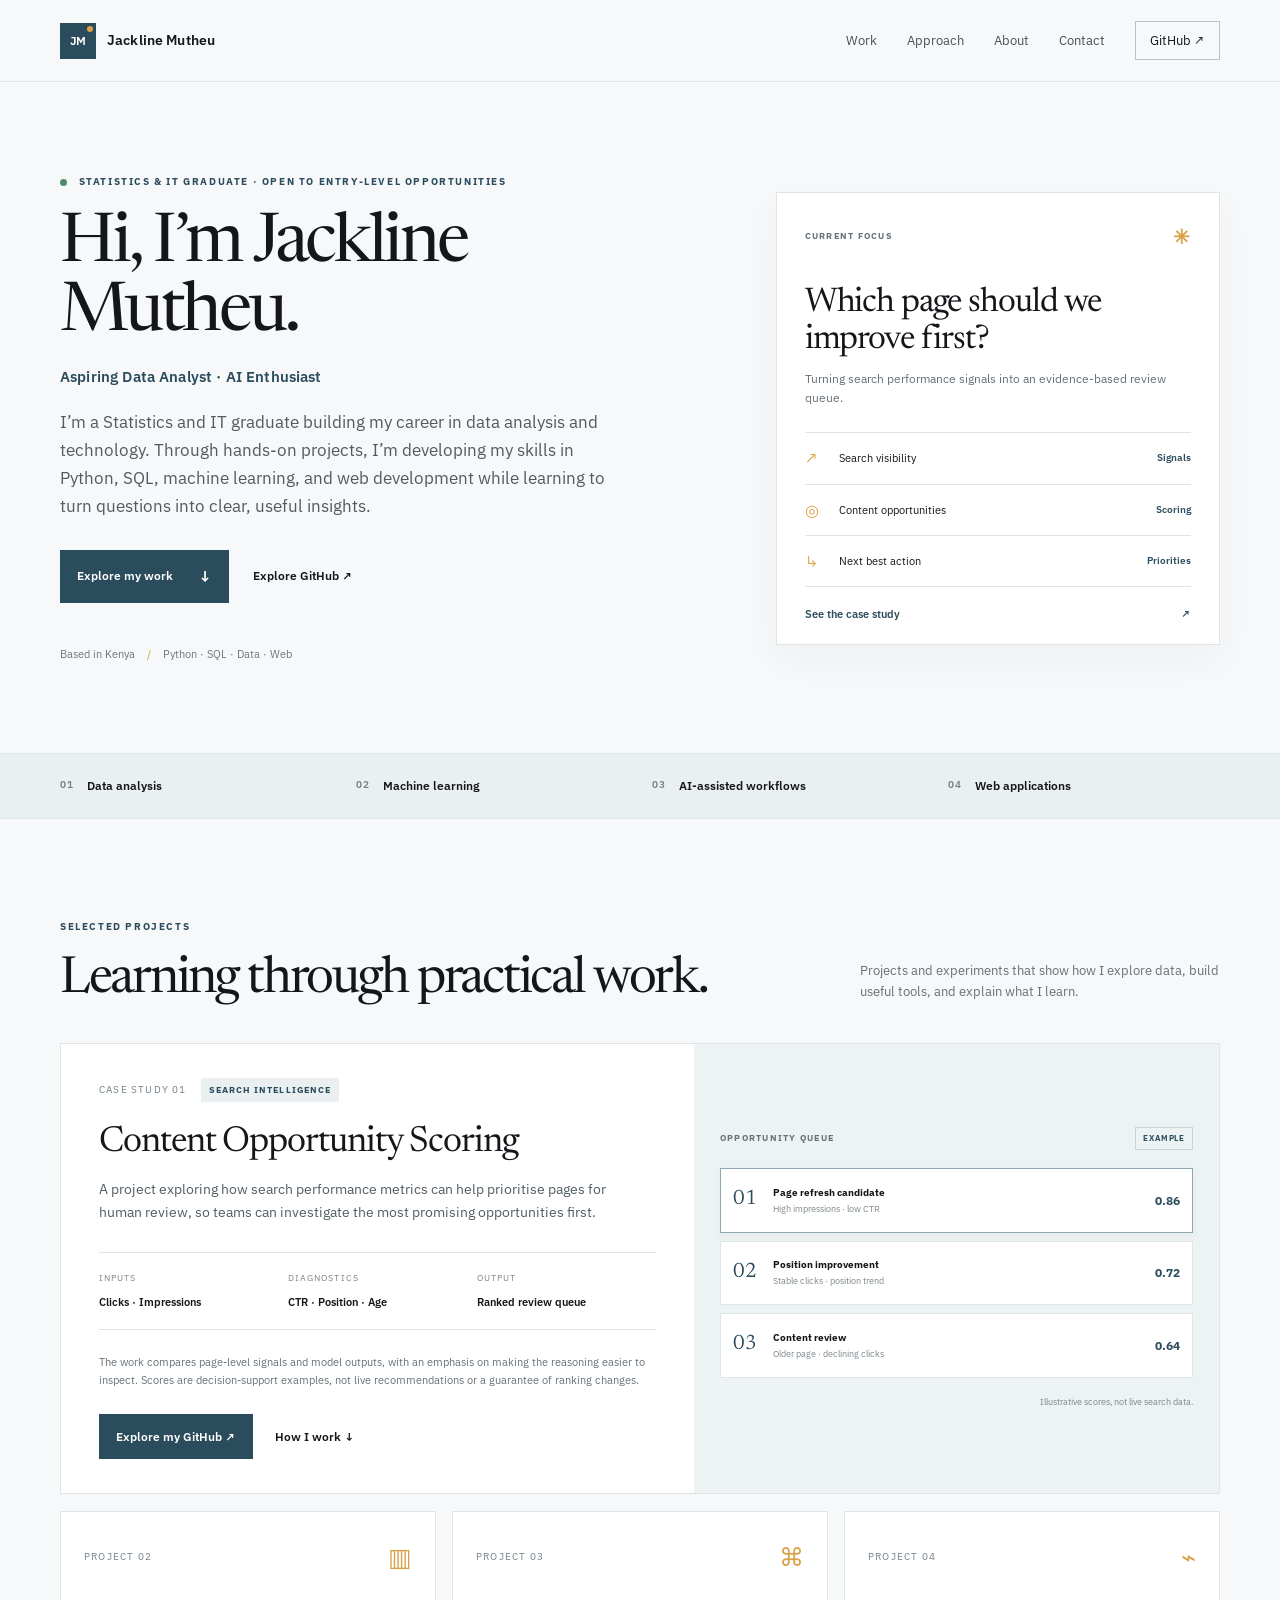
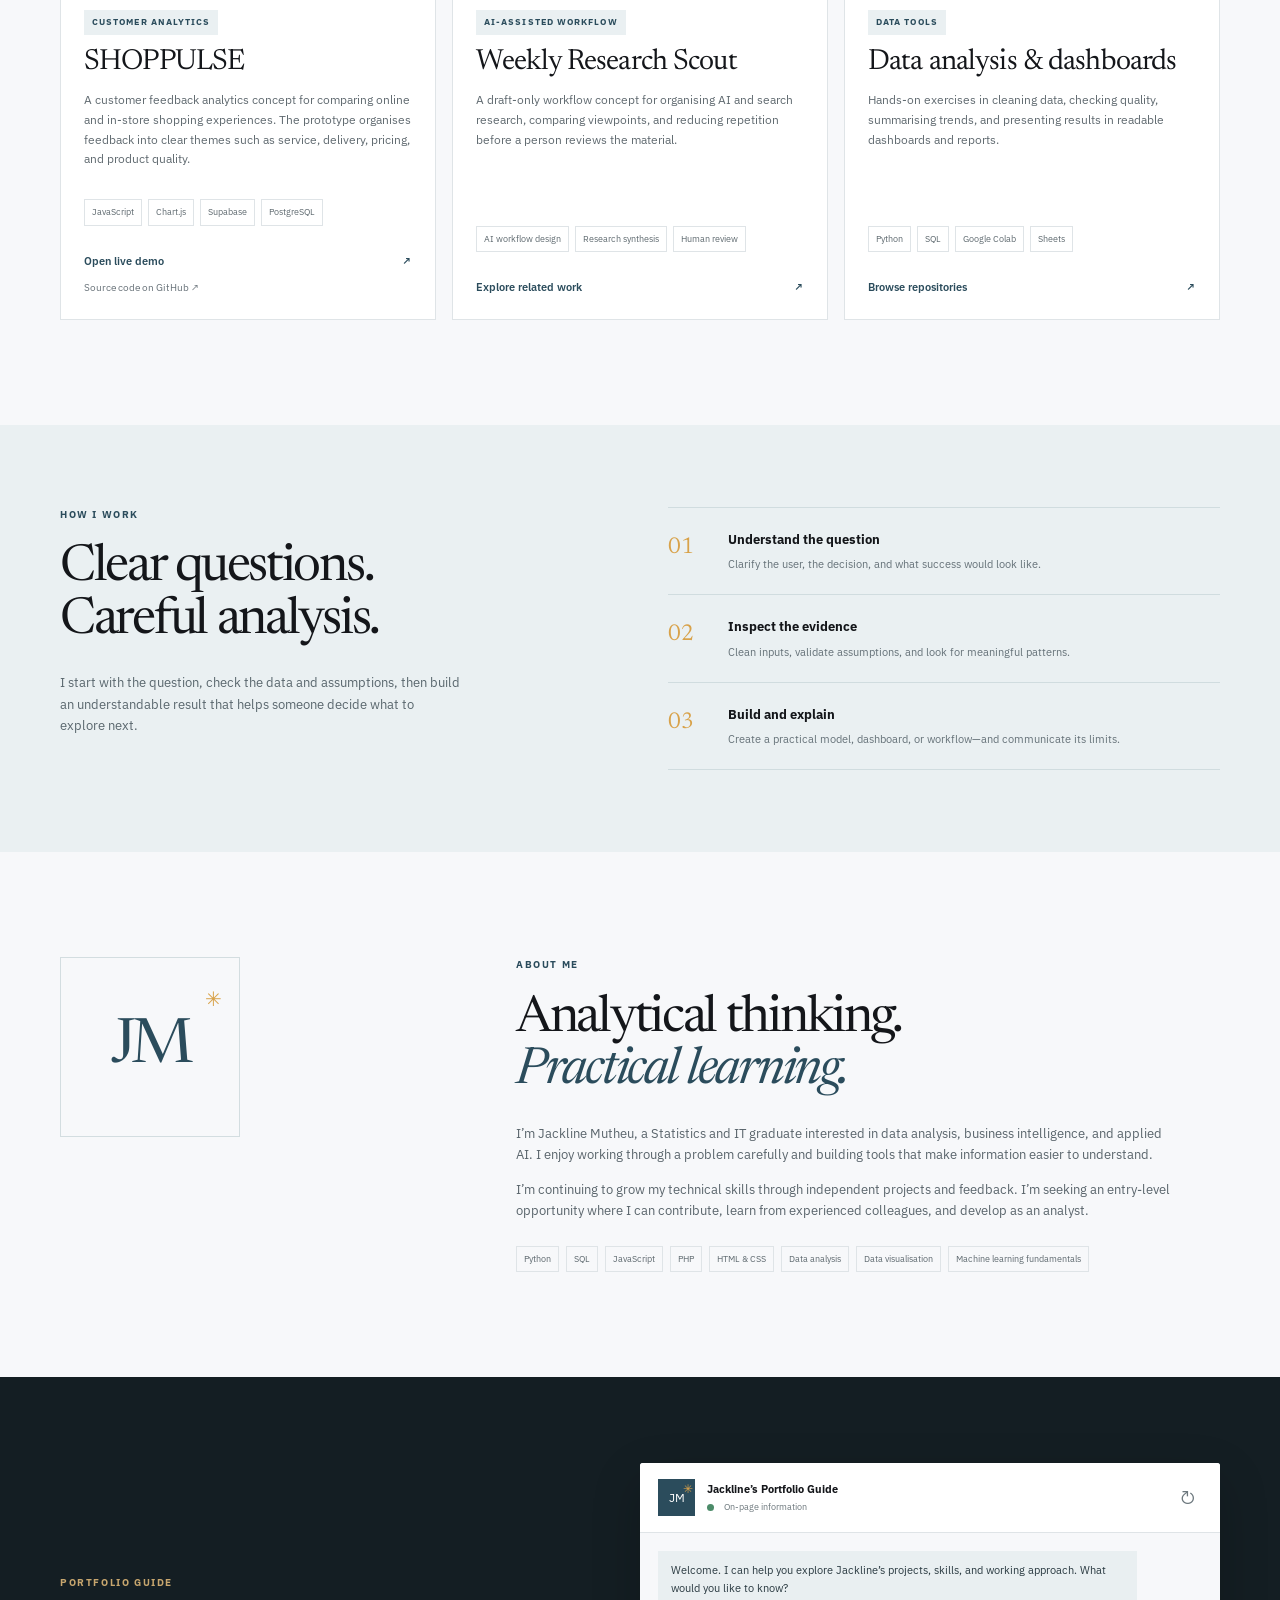
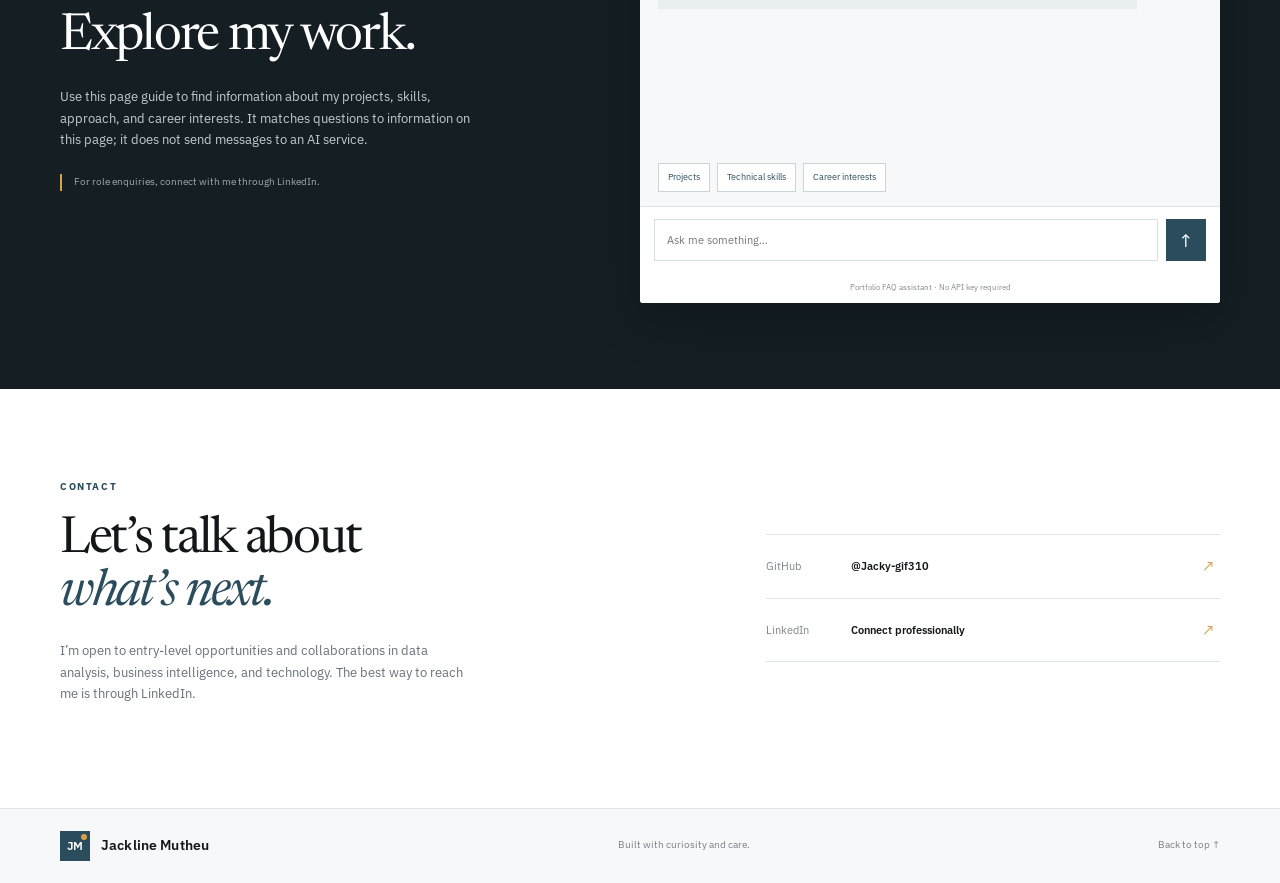
<file: index.html>
<!doctype html>
<html lang="en">
<head>
  <meta charset="utf-8">
  <meta name="viewport" content="width=device-width, initial-scale=1">
  <meta name="description" content="Portfolio of Jackline Mutheu, a Statistics and IT graduate developing practical skills in data analysis, Python, SQL, machine learning, and web development.">
  <meta name="theme-color" content="#2B4C5C">
  <title>Jackline Mutheu | Statistics, Data & Technology</title>
  <link rel="preconnect" href="https://fonts.googleapis.com">
  <link rel="preconnect" href="https://fonts.gstatic.com" crossorigin>
  <link href="https://fonts.googleapis.com/css2?family=IBM+Plex+Sans:wght@400;500;600;700&family=Newsreader:opsz,wght@6..72,400;6..72,500;6..72,600&display=swap" rel="stylesheet">
  <link rel="stylesheet" href="styles.css">
</head>
<body>
  <a class="skip-link" href="#main">Skip to content</a>
  <header class="site-header">
    <a class="brand" href="#top" aria-label="Jackline Mutheu home"><span class="monogram">JM<span></span></span><span>Jackline Mutheu</span></a>
    <button class="menu-toggle" id="menuToggle" aria-label="Open navigation" aria-expanded="false">☰</button>
    <nav id="mainNav" aria-label="Main navigation">
      <a href="#work">Work</a><a href="#approach">Approach</a><a href="#about">About</a><a href="#contact">Contact</a>
      <a class="nav-cta" href="https://github.com/Jacky-gif310" target="_blank" rel="noreferrer">GitHub ↗</a>
    </nav>
  </header>

  <main id="main">
    <section class="hero section-wrap" id="top">
      <div class="hero-copy">
        <p class="eyebrow"><span class="status-dot"></span> STATISTICS & IT GRADUATE · OPEN TO ENTRY-LEVEL OPPORTUNITIES</p>
        <h1>Hi, I’m Jackline Mutheu.</h1>
        <p class="hero-role">Aspiring Data Analyst <span aria-hidden="true">·</span> AI Enthusiast</p>
        <p class="hero-lede">I’m a Statistics and IT graduate building my career in data analysis and technology. Through hands-on projects, I’m developing my skills in Python, SQL, machine learning, and web development while learning to turn questions into clear, useful insights.</p>
        <div class="hero-actions">
          <a class="button button-dark" href="#work">Explore my work <span>↓</span></a>
          <a class="text-link" href="https://github.com/Jacky-gif310" target="_blank" rel="noreferrer">Explore GitHub ↗</a>
        </div>
        <div class="hero-meta"><span>Based in Kenya</span><span class="meta-separator">/</span><span>Python · SQL · Data · Web</span></div>
      </div>
      <aside class="hero-card" aria-label="Portfolio focus">
        <div class="card-topline"><span>CURRENT FOCUS</span><span class="tiny-mark">✳</span></div>
        <p class="serif card-statement">Which page should we improve first?</p>
        <p class="muted">Turning search performance signals into an evidence-based review queue.</p>
        <div class="signal-list">
          <div><span class="signal-icon">↗</span><span>Search visibility</span><b>Signals</b></div>
          <div><span class="signal-icon">◎</span><span>Content opportunities</span><b>Scoring</b></div>
          <div><span class="signal-icon">↳</span><span>Next best action</span><b>Priorities</b></div>
        </div>
        <a class="card-link" href="#case-study">See the case study <span>↗</span></a>
      </aside>
    </section>

    <section class="proof-strip" aria-label="Core skills">
      <div><span class="proof-number">01</span><span>Data analysis</span></div>
      <div><span class="proof-number">02</span><span>Machine learning</span></div>
      <div><span class="proof-number">03</span><span>AI-assisted workflows</span></div>
      <div><span class="proof-number">04</span><span>Web applications</span></div>
    </section>

    <section class="section-wrap work-section" id="work">
      <div class="section-heading">
        <div><p class="eyebrow">SELECTED PROJECTS</p><h2>Learning through practical work.</h2></div>
        <p class="section-intro">Projects and experiments that show how I explore data, build useful tools, and explain what I learn.</p>
      </div>
      <article class="featured-project" id="case-study">
        <div class="featured-main">
          <div class="project-kicker"><span class="project-index">CASE STUDY 01</span><span class="tag">SEARCH INTELLIGENCE</span></div>
          <h3>Content Opportunity Scoring</h3>
          <p class="project-summary">A project exploring how search performance metrics can help prioritise pages for human review, so teams can investigate the most promising opportunities first.</p>
          <div class="metric-grid">
            <div><span>INPUTS</span><b>Clicks · Impressions</b></div>
            <div><span>DIAGNOSTICS</span><b>CTR · Position · Age</b></div>
            <div><span>OUTPUT</span><b>Ranked review queue</b></div>
          </div>
          <p class="project-note">The work compares page-level signals and model outputs, with an emphasis on making the reasoning easier to inspect. Scores are decision-support examples, not live recommendations or a guarantee of ranking changes.</p>
          <div class="project-actions">
            <a class="button button-dark" href="https://github.com/Jacky-gif310" target="_blank" rel="noreferrer">Explore my GitHub ↗</a>
            <a class="text-link" href="#approach">How I work ↓</a>
          </div>
        </div>
        <div class="featured-visual" aria-label="Illustration of prioritised content opportunities">
          <div class="visual-header"><span>OPPORTUNITY QUEUE</span><span class="live-pill">EXAMPLE</span></div>
          <div class="queue-row queue-highlight"><span class="queue-rank">01</span><div class="queue-lines"><b>Page refresh candidate</b><span>High impressions · low CTR</span></div><span class="queue-score">0.86</span></div>
          <div class="queue-row"><span class="queue-rank">02</span><div class="queue-lines"><b>Position improvement</b><span>Stable clicks · position trend</span></div><span class="queue-score">0.72</span></div>
          <div class="queue-row"><span class="queue-rank">03</span><div class="queue-lines"><b>Content review</b><span>Older page · declining clicks</span></div><span class="queue-score">0.64</span></div>
          <p class="visual-footnote">Illustrative scores, not live search data.</p>
        </div>
      </article>

      <div class="project-grid">
        <article class="project-card">
          <div class="project-card-top"><span class="project-index">PROJECT 02</span><span class="project-symbol">▥</span></div>
          <p class="tag">CUSTOMER ANALYTICS</p>
          <h3>SHOPPULSE</h3>
          <p>A customer feedback analytics concept for comparing online and in-store shopping experiences. The prototype organises feedback into clear themes such as service, delivery, pricing, and product quality.</p>
          <div class="stack-list"><span>JavaScript</span><span>Chart.js</span><span>Supabase</span><span>PostgreSQL</span></div>
          <a class="card-link" href="https://jacky-gif310.github.io/SHOPPULSE/" target="_blank" rel="noreferrer">Open live demo <span>↗</span></a>
          <a class="secondary-link" href="https://github.com/Jacky-gif310/SHOPPULSE" target="_blank" rel="noreferrer">Source code on GitHub ↗</a>
        </article>
        <article class="project-card">
          <div class="project-card-top"><span class="project-index">PROJECT 03</span><span class="project-symbol">⌘</span></div>
          <p class="tag">AI-ASSISTED WORKFLOW</p>
          <h3>Weekly Research Scout</h3>
          <p>A draft-only workflow concept for organising AI and search research, comparing viewpoints, and reducing repetition before a person reviews the material.</p>
          <div class="stack-list"><span>AI workflow design</span><span>Research synthesis</span><span>Human review</span></div>
          <a class="card-link" href="https://github.com/Jacky-gif310" target="_blank" rel="noreferrer">Explore related work <span>↗</span></a>
        </article>
        <article class="project-card">
          <div class="project-card-top"><span class="project-index">PROJECT 04</span><span class="project-symbol">⌁</span></div>
          <p class="tag">DATA TOOLS</p>
          <h3>Data analysis & dashboards</h3>
          <p>Hands-on exercises in cleaning data, checking quality, summarising trends, and presenting results in readable dashboards and reports.</p>
          <div class="stack-list"><span>Python</span><span>SQL</span><span>Google Colab</span><span>Sheets</span></div>
          <a class="card-link" href="https://github.com/Jacky-gif310" target="_blank" rel="noreferrer">Browse repositories <span>↗</span></a>
        </article>
      </div>
    </section>

    <section class="approach-section" id="approach">
      <div class="section-wrap approach-layout">
        <div><p class="eyebrow">HOW I WORK</p><h2>Clear questions.<br>Careful analysis.</h2><p class="approach-lede">I start with the question, check the data and assumptions, then build an understandable result that helps someone decide what to explore next.</p></div>
        <div class="approach-steps">
          <div class="approach-step"><span>01</span><div><h3>Understand the question</h3><p>Clarify the user, the decision, and what success would look like.</p></div></div>
          <div class="approach-step"><span>02</span><div><h3>Inspect the evidence</h3><p>Clean inputs, validate assumptions, and look for meaningful patterns.</p></div></div>
          <div class="approach-step"><span>03</span><div><h3>Build and explain</h3><p>Create a practical model, dashboard, or workflow—and communicate its limits.</p></div></div>
        </div>
      </div>
    </section>

    <section class="section-wrap about-section" id="about">
      <div class="about-mark">JM<span>✳</span></div>
      <div class="about-copy"><p class="eyebrow">ABOUT ME</p><h2>Analytical thinking.<br><em>Practical learning.</em></h2><p>I’m Jackline Mutheu, a Statistics and IT graduate interested in data analysis, business intelligence, and applied AI. I enjoy working through a problem carefully and building tools that make information easier to understand.</p><p>I’m continuing to grow my technical skills through independent projects and feedback. I’m seeking an entry-level opportunity where I can contribute, learn from experienced colleagues, and develop as an analyst.</p><div class="skill-cloud"><span>Python</span><span>SQL</span><span>JavaScript</span><span>PHP</span><span>HTML & CSS</span><span>Data analysis</span><span>Data visualisation</span><span>Machine learning fundamentals</span></div></div>
    </section>

    <section class="assistant-section">
      <div class="section-wrap assistant-layout">
        <div class="assistant-intro"><p class="eyebrow">PORTFOLIO GUIDE</p><h2>Explore my work.</h2><p>Use this page guide to find information about my projects, skills, approach, and career interests. It matches questions to information on this page; it does not send messages to an AI service.</p><div class="assistant-disclaimer">For role enquiries, connect with me through LinkedIn.</div></div>
        <div class="chat-widget" aria-label="Portfolio assistant">
          <div class="chat-top"><div class="assistant-avatar">JM<span>✳</span></div><div><b>Jackline’s Portfolio Guide</b><small><span class="status-dot"></span> On-page information</small></div><button id="clearChat" class="clear-chat" aria-label="Clear conversation" title="Clear conversation">↻</button></div>
          <div id="chatMessages" class="chat-messages" aria-live="polite">
            <div class="chat-message assistant-message">Welcome. I can help you explore Jackline’s projects, skills, and working approach. What would you like to know?</div>
          </div>
          <div class="suggestion-list" id="suggestionList">
            <button type="button" data-question="What projects has Jackline built?">Projects</button>
            <button type="button" data-question="What technical skills does Jackline have?">Technical skills</button>
            <button type="button" data-question="What roles is Jackline interested in?">Career interests</button>
          </div>
          <form id="chatForm" class="chat-form">
            <label class="sr-only" for="chatInput">Ask the portfolio assistant</label>
            <input id="chatInput" name="question" placeholder="Ask me something…" autocomplete="off" required>
            <button type="submit" aria-label="Send message">↑</button>
          </form>
          <p class="chat-footnote">Portfolio FAQ assistant · No API key required</p>
        </div>
      </div>
    </section>

    <section class="contact-section" id="contact">
      <div class="section-wrap contact-layout">
        <div><p class="eyebrow">CONTACT</p><h2>Let’s talk about<br><em>what’s next.</em></h2><p>I’m open to entry-level opportunities and collaborations in data analysis, business intelligence, and technology. The best way to reach me is through LinkedIn.</p></div>
        <div class="contact-links">
          <a href="https://github.com/Jacky-gif310" target="_blank" rel="noreferrer"><span>GitHub</span><b>@Jacky-gif310</b><span>↗</span></a>
          <a href="https://www.linkedin.com/in/jackline-mutheu-27ab01290/" target="_blank" rel="noreferrer"><span>LinkedIn</span><b>Connect professionally</b><span>↗</span></a>
        </div>
      </div>
    </section>
  </main>

  <footer class="site-footer"><div class="section-wrap footer-inner"><a class="brand" href="#top"><span class="monogram">JM<span></span></span><span>Jackline Mutheu</span></a><span>Built with curiosity and care.</span><a href="#top">Back to top ↑</a></div></footer>
  <script src="script.js"></script>
</body>
</html>
</file>
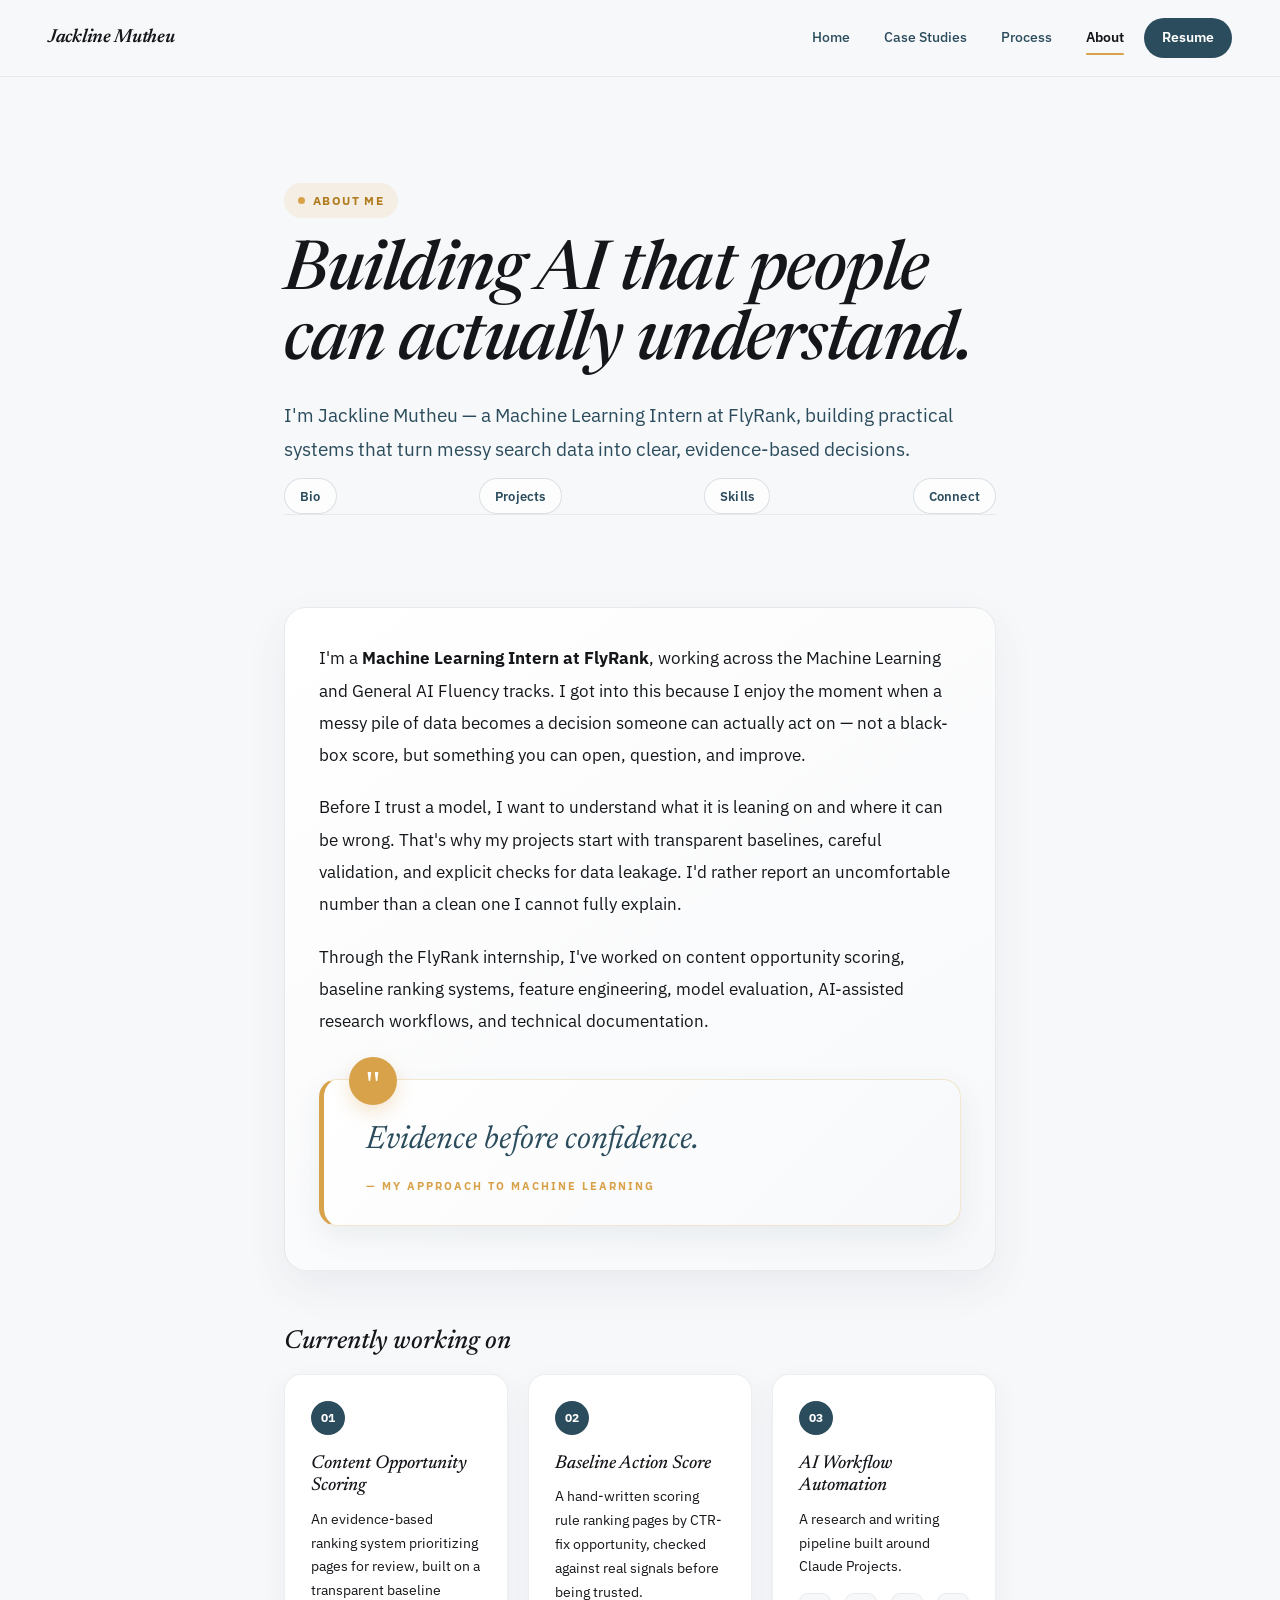
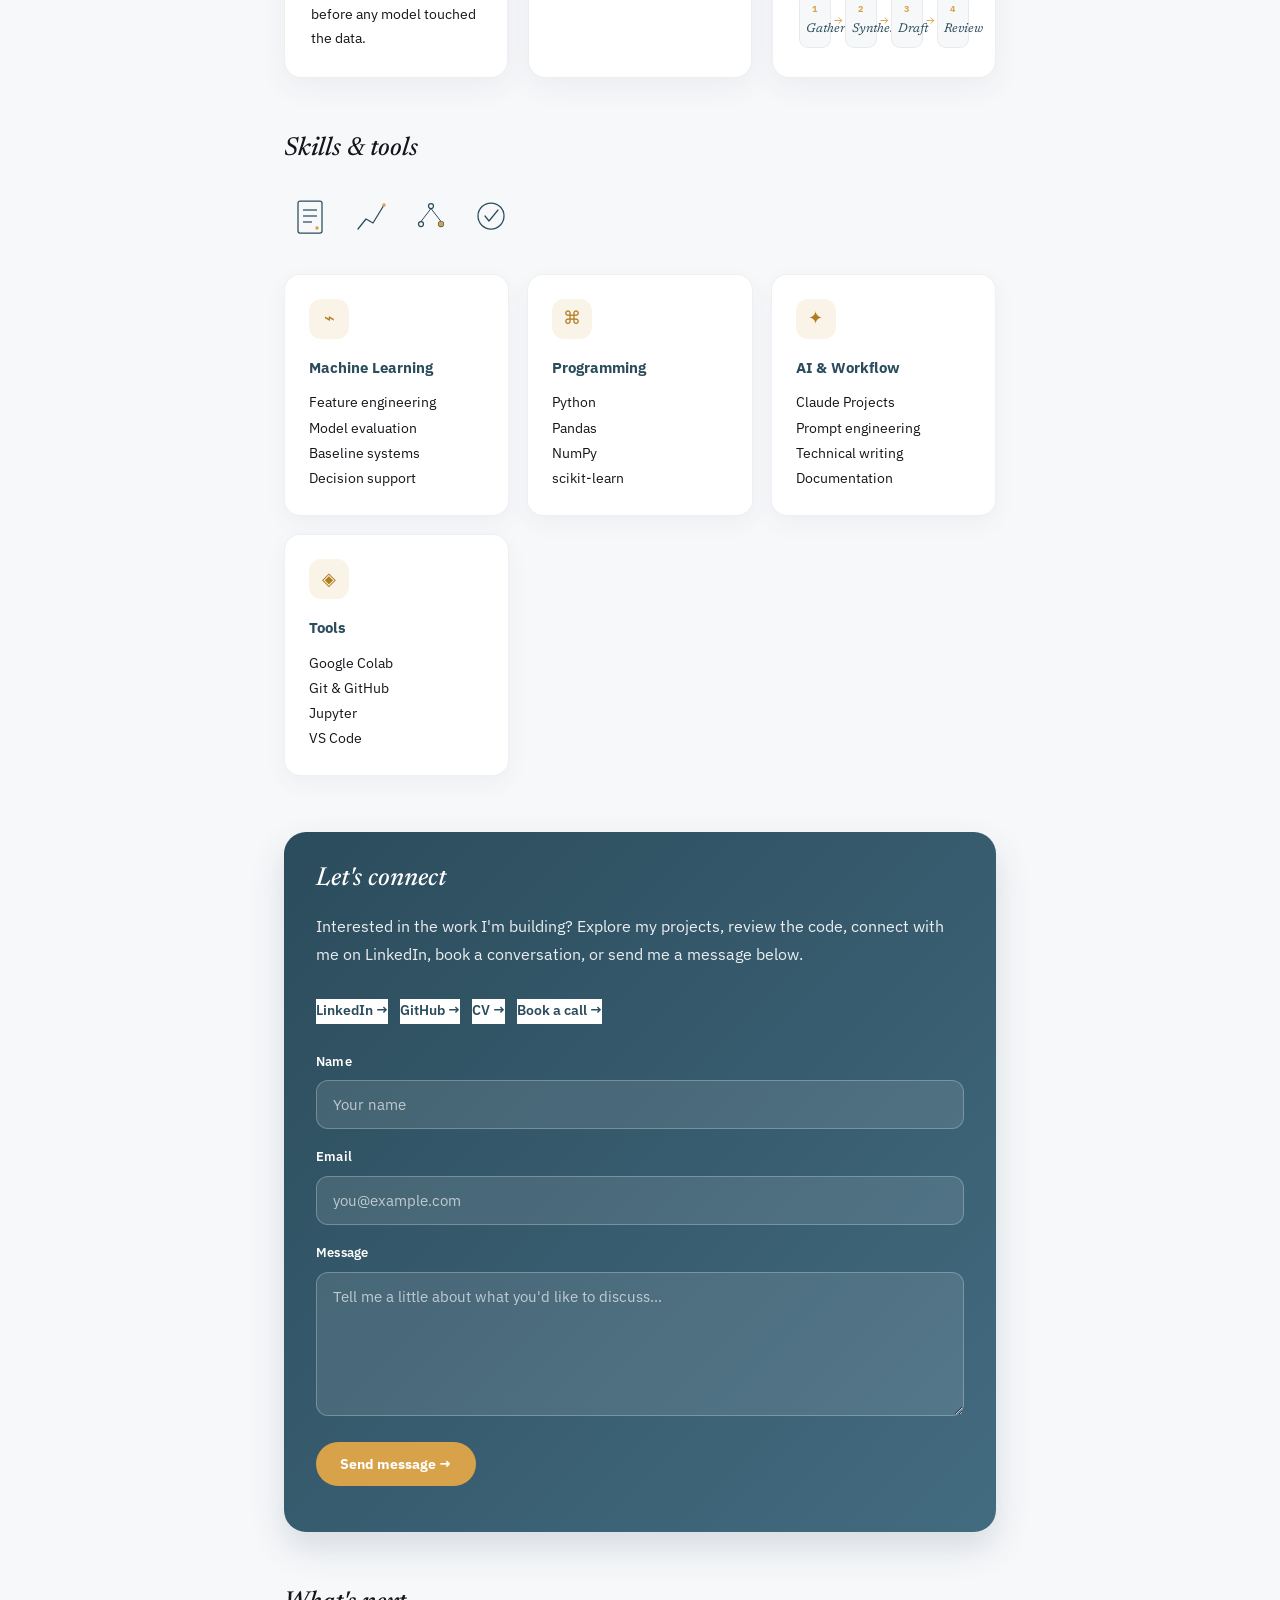
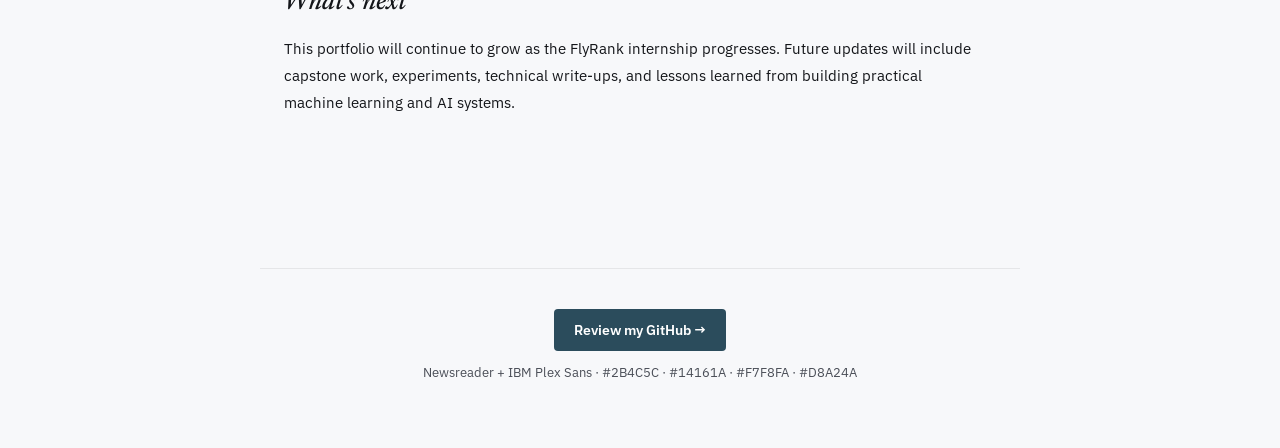
<file: about.html>
<!DOCTYPE html>
<html lang="en">
<head>
<meta charset="UTF-8">
<meta name="viewport" content="width=device-width, initial-scale=1.0">

<title>About — Jackline Mutheu</title>
<meta name="description" content="About Jackline Mutheu — Machine Learning intern at FlyRank, working across ML and AI Fluency tracks.">
<meta property="og:title" content="About — Jackline Mutheu">
<meta property="og:description" content="Machine Learning intern at FlyRank, building practical systems that turn messy search data into evidence-based decisions.">
<meta property="og:image" content="https://jacky-gif310.github.io/jackline-portfolio/social-preview.png">
<meta property="og:type" content="website">
<meta property="og:url" content="https://jacky-gif310.github.io/jackline-portfolio/about.html">
<meta name="twitter:card" content="summary_large_image">

<link rel="icon" type="image/svg+xml" href="logo.svg">
<link rel="apple-touch-icon" href="apple-touch-icon.png">
<link rel="icon" type="image/png" sizes="32x32" href="favicon-32.png">

<link rel="preconnect" href="https://fonts.googleapis.com">
<link href="https://fonts.googleapis.com/css2?family=Newsreader:ital,opsz,wght@0,6..72,400;0,6..72,500;0,6..72,600&family=IBM+Plex+Sans:wght@400;500;600;700&display=swap" rel="stylesheet">

<link rel="stylesheet" href="style.css">

<style>

/* ===== NAVIGATION ===== */

nav {
  position: sticky;
  top: 0;
  z-index: 100;
  display: flex;
  align-items: center;
  justify-content: space-between;
  padding: 18px 48px;
  background: rgba(247,248,250,0.82);
  backdrop-filter: blur(10px);
  -webkit-backdrop-filter: blur(10px);
  border-bottom: 1px solid rgba(43,76,92,0.08);
}

nav .brand {
  font-family: 'Newsreader', serif;
  font-size: 19px;
  font-weight: 600;
  letter-spacing: -0.3px;
  color: #14161A;
  text-decoration: none;
}

nav .links {
  display: flex;
  align-items: center;
  gap: 6px;
}

nav .links a {
  position: relative;
  padding: 8px 14px;
  font-family: 'IBM Plex Sans', sans-serif;
  font-size: 13.5px;
  font-weight: 500;
  color: #2B4C5C;
  text-decoration: none;
  border-radius: 8px;
  transition: background .18s ease, color .18s ease;
}

nav .links a:hover {
  background: rgba(43,76,92,0.06);
  color: #14161A;
}

nav .links a.active {
  color: #14161A;
  font-weight: 600;
}

nav .links a.active::after {
  content: "";
  position: absolute;
  left: 14px;
  right: 14px;
  bottom: 2px;
  height: 2px;
  border-radius: 2px;
  background: #D8A24A;
}

nav .nav-cta {
  margin-left: 10px;
  padding: 9px 18px !important;
  background: #2B4C5C;
  color: #ffffff !important;
  font-weight: 600 !important;
  border-radius: 999px !important;
}

nav .nav-cta:hover {
  background: #1c3746;
}

/* mobile menu toggle (checkbox hack, no JS required) */
.nav-toggle { display: none; }

.nav-toggle-label {
  display: none;
  width: 22px;
  height: 16px;
  position: relative;
  cursor: pointer;
}

.nav-toggle-label span,
.nav-toggle-label span::before,
.nav-toggle-label span::after {
  position: absolute;
  content: "";
  width: 100%;
  height: 2px;
  background: #14161A;
  border-radius: 2px;
  transition: transform .2s ease, opacity .2s ease;
}

.nav-toggle-label span { top: 7px; }
.nav-toggle-label span::before { top: -7px; }
.nav-toggle-label span::after { top: 7px; }

/* ===== IN-PAGE QUICK LINKS ===== */

.quick-nav {
  position: sticky;
  top: 62px;
  z-index: 90;
  display: flex;
  gap: 8px;
  flex-wrap: wrap;
  padding: 12px 0 0;
  margin-bottom: -6px;
}

.quick-nav a {
  font-family: 'IBM Plex Sans', sans-serif;
  font-size: 12.5px;
  font-weight: 600;
  letter-spacing: 0.2px;
  color: #2B4C5C;
  text-decoration: none;
  padding: 7px 15px;
  border-radius: 999px;
  border: 1px solid rgba(43,76,92,0.16);
  background: rgba(255,255,255,0.7);
  backdrop-filter: blur(6px);
  transition: background .18s ease, border-color .18s ease, color .18s ease;
}

.quick-nav a:hover {
  background: #2B4C5C;
  border-color: #2B4C5C;
  color: #ffffff;
}

section[id] {
  scroll-margin-top: 130px;
}

/* ===== ABOUT HERO ===== */

.about-hero {
  padding: 58px 0 42px;
}

.about-label {
  display: inline-flex;
  align-items: center;
  gap: 8px;
  padding: 8px 14px;
  border-radius: 999px;
  background: rgba(216,162,74,0.12);
  color: #B17D20;
  font-family: 'IBM Plex Sans', sans-serif;
  font-size: 12px;
  font-weight: 700;
  letter-spacing: 1.4px;
  text-transform: uppercase;
  margin-bottom: 20px;
}

.about-label::before {
  content: "";
  width: 7px;
  height: 7px;
  border-radius: 50%;
  background: #D8A24A;
}

.about-hero h1 {
  font-family: 'Newsreader', serif;
  font-size: clamp(42px, 7vw, 68px);
  line-height: 1.03;
  letter-spacing: -1.5px;
  margin: 0 0 20px;
  color: #14161A;
}

.about-subtitle {
  max-width: 720px;
  font-size: 19px;
  line-height: 1.8;
  color: #2B4C5C;
}

/* ===== BIO CARD ===== */

.bio-card {
  background: linear-gradient(145deg, #ffffff, #f7f8fa);
  border: 1px solid rgba(43,76,92,0.10);
  border-radius: 22px;
  padding: 34px;
  box-shadow: 0 16px 40px rgba(43,76,92,0.07);
}

.bio-card p {
  font-size: 17px;
  line-height: 1.9;
  margin: 0;
}

.bio-card p + p {
  margin-top: 20px;
}

/* ===== SIGNATURE QUOTE ===== */

.signature-quote {
  position: relative;
  margin: 42px 0 10px;
  padding: 38px 38px 30px 42px;
  background: linear-gradient(135deg, #ffffff 0%, #f7f8fa 100%);
  border: 1px solid rgba(216,162,74,0.25);
  border-left: 5px solid #D8A24A;
  border-radius: 18px;
  box-shadow: 0 12px 30px rgba(43,76,92,0.08);
  font-family: 'Newsreader', serif;
  font-size: clamp(25px, 4vw, 32px);
  font-style: italic;
  line-height: 1.4;
  color: #2B4C5C;
}

.signature-mark {
  position: absolute;
  top: -23px;
  left: 25px;
  width: 48px;
  height: 48px;
  border-radius: 50%;
  background: #D8A24A;
  color: white;
  font-family: Georgia, serif;
  font-size: 38px;
  font-style: normal;
  line-height: 55px;
  text-align: center;
  box-shadow: 0 7px 18px rgba(216,162,74,0.28);
}

.signature-caption {
  display: block;
  margin-top: 16px;
  font-family: 'IBM Plex Sans', sans-serif;
  font-size: 11px;
  font-style: normal;
  font-weight: 700;
  letter-spacing: 2px;
  text-transform: uppercase;
  color: #D8A24A;
}

/* ===== PROJECT CARDS ===== */

.project-grid {
  display: grid;
  grid-template-columns: repeat(auto-fit, minmax(220px, 1fr));
  gap: 20px;
}

.project-card {
  position: relative;
  padding: 26px;
  background: white;
  border: 1px solid rgba(43,76,92,0.09);
  border-radius: 17px;
  box-shadow: 0 10px 28px rgba(43,76,92,0.06);
  transition: transform .2s ease, box-shadow .2s ease;
}

.project-card:hover {
  transform: translateY(-5px);
  box-shadow: 0 16px 35px rgba(43,76,92,0.11);
}

.project-number {
  display: inline-flex;
  width: 34px;
  height: 34px;
  align-items: center;
  justify-content: center;
  border-radius: 50%;
  background: #2B4C5C;
  color: white;
  font-family: 'IBM Plex Sans', sans-serif;
  font-size: 12px;
  font-weight: 700;
  margin-bottom: 18px;
}

.project-card h3 {
  margin: 0 0 10px;
}

.project-card p {
  margin: 0;
  line-height: 1.7;
  font-size: 14px;
}

/* Mini workflow diagram — reused inside the AI Workflow Automation card,
   same visual language as the pipeline diagrams on process.html / case-studies.html */
.mini-workflow {
  display: flex;
  align-items: stretch;
  flex-wrap: wrap;
  gap: 0;
  margin: 14px 0 2px;
}

.mini-step {
  flex: 1 1 0;
  min-width: 0;
  background: #F7F8FA;
  border: 1px solid rgba(43,76,92,0.08);
  border-radius: 9px;
  padding: 8px 6px;
  text-align: center;
  font-family: 'IBM Plex Sans', sans-serif;
  transition: box-shadow .15s ease, transform .15s ease;
}

.mini-step:hover {
  box-shadow: 0 4px 12px rgba(43,76,92,0.08);
  transform: translateY(-1px);
}

.mini-step + .mini-step { margin-left: 6px; }

.mini-step .mini-eyebrow {
  font-size: 9px;
  font-weight: 700;
  letter-spacing: 0.06em;
  text-transform: uppercase;
  color: #D8A24A;
  margin-bottom: 2px;
}

.mini-step .mini-title {
  font-family: 'Newsreader', serif;
  font-style: italic;
  font-size: 12.5px;
  color: #2B4C5C;
}

.mini-arrow {
  display: flex;
  align-items: center;
  justify-content: center;
  width: 14px;
  flex: 0 0 auto;
}

.mini-arrow svg { width: 11px; height: 11px; }
.mini-arrow path { stroke: #D8A24A; stroke-width: 2; fill: none; stroke-linecap: round; stroke-linejoin: round; }

@media (max-width: 420px) {
  .mini-workflow { flex-direction: column; }
  .mini-step + .mini-step { margin-left: 0; margin-top: 6px; }
  .mini-arrow { width: auto; height: 12px; transform: rotate(90deg); margin: 0 auto; }
}

/* ===== SKILLS ===== */

.skills-grid {
  display: grid;
  grid-template-columns: repeat(auto-fit, minmax(190px, 1fr));
  gap: 18px;
}

.skill-card {
  padding: 24px;
  background: #ffffff;
  border: 1px solid rgba(43,76,92,0.08);
  border-radius: 16px;
  box-shadow: 0 8px 22px rgba(43,76,92,0.05);
}

.skill-icon {
  width: 40px;
  height: 40px;
  display: flex;
  align-items: center;
  justify-content: center;
  border-radius: 12px;
  background: rgba(216,162,74,0.13);
  color: #B17D20;
  font-size: 18px;
  margin-bottom: 16px;
}

.skill-card strong {
  color: #2B4C5C;
  font-size: 15px;
}

.skill-card p {
  font-size: 14px;
  line-height: 1.8;
  margin: 10px 0 0;
}

/* ===== CONNECT ===== */

.connect-card {
  padding: 32px;
  background: linear-gradient(135deg, #2B4C5C, #436B80);
  color: white;
  border-radius: 22px;
  box-shadow: 0 16px 35px rgba(43,76,92,0.16);
}

.connect-card h2 {
  color: white;
  margin-top: 0;
}

.connect-card p {
  max-width: 650px;
  line-height: 1.8;
  opacity: .9;
}

.connect-links {
  display: flex;
  flex-wrap: wrap;
  gap: 12px;
  margin-top: 22px;
}

.connect-links .cta {
  background: white;
  color: #2B4C5C;
  border: none;
}

.connect-links .cta:hover {
  background: #f7f8fa;
}

/* ===== WEEK 8 CONTACT FORM ===== */
.contact-form {
  max-width: 680px;
  margin-top: 28px;
}
.contact-field {
  margin-bottom: 18px;
}
.contact-field label {
  display: block;
  margin-bottom: 8px;
  font-family: 'IBM Plex Sans', sans-serif;
  font-size: 13px;
  font-weight: 600;
  letter-spacing: .2px;
  color: white;
}
.contact-field input,
.contact-field textarea {
  width: 100%;
  box-sizing: border-box;
  padding: 14px 16px;
  border: 1px solid rgba(255,255,255,.25);
  border-radius: 12px;
  background: rgba(255,255,255,.10);
  color: white;
  font-family: 'IBM Plex Sans', sans-serif;
  font-size: 15px;
  outline: none;
  transition: border-color .2s ease,
              background .2s ease,
              box-shadow .2s ease;
}
.contact-field input::placeholder,
.contact-field textarea::placeholder {
  color: rgba(255,255,255,.65);
}
.contact-field input:focus,
.contact-field textarea:focus {
  border-color: #D8A24A;
  background: rgba(255,255,255,.14);
  box-shadow: 0 0 0 3px rgba(216,162,74,.15);
}
.contact-field textarea {
  resize: vertical;
  min-height: 140px;
}
.contact-submit {
  border: none;
  border-radius: 999px;
  padding: 13px 24px;
  background: #D8A24A;
  color: white;
  font-family: 'IBM Plex Sans', sans-serif;
  font-size: 14px;
  font-weight: 700;
  cursor: pointer;
  transition: transform .2s ease,
              box-shadow .2s ease,
              background .2s ease;
}
.contact-submit:hover {
  background: #c9933e;
  transform: translateY(-2px);
  box-shadow: 0 8px 20px rgba(0,0,0,.16);
}
.contact-links {
  display: flex;
  flex-wrap: wrap;
  gap: 18px;
  margin-top: 28px;
}
.contact-links a {
  color: white;
  font-family: 'IBM Plex Sans', sans-serif;
  font-size: 14px;
  font-weight: 600;
  text-decoration: none;
  opacity: .9;
}
.contact-links a:hover {
  color: #D8A24A;
  opacity: 1;
}
.contact-status {
  margin-top: 14px;
  font-family: 'IBM Plex Sans', sans-serif;
  font-size: 13.5px;
  color: rgba(255,255,255,0.9);
}
@media (max-width: 600px) {
  .contact-form {
    width: 100%;
  }
  .contact-field input,
  .contact-field textarea {
    font-size: 16px;
  }
  .contact-submit {
    width: 100%;
    padding: 15px 20px;
  }
}

/* ===== MOBILE ===== */

@media (max-width: 780px) {

  nav {
    padding: 16px 22px;
  }

  .nav-toggle-label {
    display: block;
  }

  nav .links {
    position: absolute;
    top: 100%;
    left: 0;
    right: 0;
    flex-direction: column;
    align-items: stretch;
    gap: 2px;
    padding: 10px 16px 18px;
    background: #F7F8FA;
    border-bottom: 1px solid rgba(43,76,92,0.08);
    max-height: 0;
    overflow: hidden;
    opacity: 0;
    transition: max-height .25s ease, opacity .2s ease;
  }

  nav .links a {
    padding: 12px 14px;
  }

  nav .nav-cta {
    margin-left: 0;
    text-align: center;
  }

  .nav-toggle:checked ~ .links {
    max-height: 320px;
    opacity: 1;
  }

  .nav-toggle:checked ~ .nav-toggle-label span {
    background: transparent;
  }

  .nav-toggle:checked ~ .nav-toggle-label span::before {
    top: 0;
    transform: rotate(45deg);
  }

  .nav-toggle:checked ~ .nav-toggle-label span::after {
    top: 0;
    transform: rotate(-45deg);
  }

  .quick-nav {
    position: static;
  }

}

@media (max-width: 600px) {

  .about-hero {
    padding-top: 35px;
  }

  .bio-card {
    padding: 24px;
  }

  .signature-quote {
    padding: 34px 24px 25px 28px;
  }

  .connect-card {
    padding: 25px;
  }

  .contact-form {
    max-width: 100%;
  }

}

</style>

<!-- Google Analytics -->
<script async src="https://www.googletagmanager.com/gtag/js?id=G-D84YJZMEXK"></script>
<script>
  window.dataLayer = window.dataLayer || [];
  function gtag(){dataLayer.push(arguments);}
  gtag("js", new Date());
  gtag("config", "G-D84YJZMEXK");
</script>
</head>

<body>

<!-- ===== NAVIGATION ===== -->

<nav>
  <a href="index.html" class="brand">Jackline Mutheu</a>

  <input type="checkbox" id="nav-toggle" class="nav-toggle">
  <label for="nav-toggle" class="nav-toggle-label" aria-label="Toggle menu"><span></span></label>

  <div class="links">
    <a href="index.html">Home</a>
    <a href="case-studies.html">Case Studies</a>
    <a href="process.html">Process</a>
    <a href="about.html" class="active">About</a>
    <a href="Jackline_Mutheu_CV.pdf" class="nav-cta" target="_blank" rel="noopener">Resume</a>
  </div>
</nav>

<main>

<!-- ===== HERO ===== -->

<section class="about-hero">

  <div class="about-label">
    About me
  </div>

  <h1>
    Building AI that people<br>
    can actually understand.
  </h1>

  <p class="about-subtitle">
    I'm Jackline Mutheu — a Machine Learning Intern at FlyRank,
    building practical systems that turn messy search data into
    clear, evidence-based decisions.
  </p>

  <!-- QUICK ACCESS -->
  <nav class="quick-nav" aria-label="Section quick links">
    <a href="#bio">Bio</a>
    <a href="#projects">Projects</a>
    <a href="#skills">Skills</a>
    <a href="#connect">Connect</a>
  </nav>

</section>

<!-- ===== BIO ===== -->

<section id="bio">

  <div class="bio-card">

    <p>
      I'm a <strong>Machine Learning Intern at FlyRank</strong>,
      working across the Machine Learning and General AI Fluency tracks.
      I got into this because I enjoy the moment when a messy pile of
      data becomes a decision someone can actually act on — not a
      black-box score, but something you can open, question, and improve.
    </p>

    <p>
      Before I trust a model, I want to understand what it is leaning on
      and where it can be wrong. That's why my projects start with
      transparent baselines, careful validation, and explicit checks
      for data leakage. I'd rather report an uncomfortable number than
      a clean one I cannot fully explain.
    </p>

    <p>
      Through the FlyRank internship, I've worked on content opportunity
      scoring, baseline ranking systems, feature engineering, model
      evaluation, AI-assisted research workflows, and technical
      documentation.
    </p>

    <!-- SIGNATURE QUOTE -->

    <blockquote class="signature-quote">

      <span class="signature-mark">"</span>

      Evidence before confidence.

      <span class="signature-caption">
        — My approach to machine learning
      </span>

    </blockquote>

  </div>

</section>

<!-- ===== CURRENTLY WORKING ON ===== -->

<section id="projects">

  <h2>Currently working on</h2>

  <div class="project-grid">

    <div class="project-card">

      <span class="project-number">01</span>

      <h3>Content Opportunity Scoring</h3>

      <p>
        An evidence-based ranking system prioritizing pages for review,
        built on a transparent baseline before any model touched the data.
      </p>

    </div>

    <div class="project-card">

      <span class="project-number">02</span>

      <h3>Baseline Action Score</h3>

      <p>
        A hand-written scoring rule ranking pages by CTR-fix opportunity,
        checked against real signals before being trusted.
      </p>

    </div>

    <div class="project-card">

      <span class="project-number">03</span>

      <h3>AI Workflow Automation</h3>

      <p>
        A research and writing pipeline built around Claude Projects.
      </p>

      <div class="mini-workflow">
        <div class="mini-step">
          <div class="mini-eyebrow">1</div>
          <div class="mini-title">Gather</div>
        </div>
        <div class="mini-arrow"><svg viewBox="0 0 24 24"><path d="M4 12h15M13 6l6 6-6 6"/></svg></div>
        <div class="mini-step">
          <div class="mini-eyebrow">2</div>
          <div class="mini-title">Synthesize</div>
        </div>
        <div class="mini-arrow"><svg viewBox="0 0 24 24"><path d="M4 12h15M13 6l6 6-6 6"/></svg></div>
        <div class="mini-step">
          <div class="mini-eyebrow">3</div>
          <div class="mini-title">Draft</div>
        </div>
        <div class="mini-arrow"><svg viewBox="0 0 24 24"><path d="M4 12h15M13 6l6 6-6 6"/></svg></div>
        <div class="mini-step">
          <div class="mini-eyebrow">4</div>
          <div class="mini-title">Review</div>
        </div>
      </div>

    </div>

  </div>

</section>

<!-- ===== SKILLS ===== -->

<section id="skills">

  <h2>Skills & tools</h2>

  <div class="icon-row" style="margin-bottom:25px;">

    <img
      src="icon-set-final.svg"
      alt="Notebook, trend, review, and data-node icons"
      style="height:60px;">

  </div>

  <div class="skills-grid">

    <div class="skill-card">

      <div class="skill-icon">⌁</div>

      <strong>Machine Learning</strong>

      <p>
        Feature engineering<br>
        Model evaluation<br>
        Baseline systems<br>
        Decision support
      </p>

    </div>

    <div class="skill-card">

      <div class="skill-icon">⌘</div>

      <strong>Programming</strong>

      <p>
        Python<br>
        Pandas<br>
        NumPy<br>
        scikit-learn
      </p>

    </div>

    <div class="skill-card">

      <div class="skill-icon">✦</div>

      <strong>AI & Workflow</strong>

      <p>
        Claude Projects<br>
        Prompt engineering<br>
        Technical writing<br>
        Documentation
      </p>

    </div>

    <div class="skill-card">

      <div class="skill-icon">◈</div>

      <strong>Tools</strong>

      <p>
        Google Colab<br>
        Git & GitHub<br>
        Jupyter<br>
        VS Code
      </p>

    </div>

  </div>

</section>

<!-- ===== CONNECT ===== -->

<section id="connect">

  <div class="connect-card">

    <h2>Let's connect</h2>

    <p>
      Interested in the work I'm building? Explore my projects,
      review the code, connect with me on LinkedIn, book a conversation,
      or send me a message below.
    </p>

    <div class="connect-links">

      <a
        class="cta"
        href="https://www.linkedin.com/in/jackline-mutheu-27ab01290/"
        target="_blank"
        rel="noopener">
        LinkedIn →
      </a>

      <a
        class="cta"
        href="https://github.com/Jacky-gif310/flyrank-ml-internship"
        target="_blank"
        rel="noopener">
        GitHub →
      </a>

      <a
        class="cta"
        href="Jackline_Mutheu_CV.pdf"
        target="_blank"
        rel="noopener">
        CV →
      </a>

      <a
        class="cta"
        href="https://calendly.com/mutheujackline976/30min"
        target="_blank"
        rel="noopener">
        Book a call →
      </a>

    </div>

    <!-- CONTACT FORM — WEEK 8 -->
    <form
      id="contact-form"
      action="https://formspree.io/f/xljrllvk"
      method="POST"
      class="contact-form">
      <div class="contact-field">
        <label for="name">Name</label>
        <input
          type="text"
          id="name"
          name="name"
          placeholder="Your name"
          required>
      </div>
      <div class="contact-field">
        <label for="email">Email</label>
        <input
          type="email"
          id="email"
          name="email"
          placeholder="you@example.com"
          required>
      </div>
      <div class="contact-field">
        <label for="message">Message</label>
        <textarea
          id="message"
          name="message"
          rows="6"
          placeholder="Tell me a little about what you'd like to discuss..."
          required></textarea>
      </div>
      <button type="submit" class="contact-submit">
        Send message →
      </button>
      <p id="contact-status" class="contact-status" aria-live="polite"></p>
    </form>

  </div>

</section>

<!-- ===== FUTURE ===== -->

<section>

  <h2>What's next</h2>

  <p style="max-width:700px; line-height:1.8; font-size:15px;">

    This portfolio will continue to grow as the FlyRank internship
    progresses. Future updates will include capstone work, experiments,
    technical write-ups, and lessons learned from building practical
    machine learning and AI systems.

  </p>

</section>

</main>

<!-- ===== FOOTER ===== -->

<footer>

  <a
    class="cta primary"
    href="https://github.com/Jacky-gif310/flyrank-ml-internship"
    target="_blank"
    rel="noopener">
    Review my GitHub →
  </a>

  <p class="style-note">
    Newsreader + IBM Plex Sans ·
    #2B4C5C · #14161A · #F7F8FA · #D8A24A
  </p>

</footer>

<script>
  const contactForm = document.getElementById('contact-form');
  const contactStatus = document.getElementById('contact-status');
  const contactButton = contactForm.querySelector('.contact-submit');

  contactForm.addEventListener('submit', async function (e) {
    e.preventDefault();

    // Prevent double-submit on a fast double-click/tap
    if (contactButton.disabled) return;
    contactButton.disabled = true;
    contactButton.textContent = 'Sending...';

    const data = new FormData(contactForm);
    contactStatus.textContent = 'Sending...';

    try {
      const response = await fetch(contactForm.action, {
        method: 'POST',
        body: data,
        headers: { 'Accept': 'application/json' }
      });

      if (response.ok) {
        contactStatus.textContent = "Thanks — your message reached me. I'll reply soon.";
        contactForm.reset();
      } else {
        contactStatus.textContent = "Something went wrong — please try again.";
      }
    } catch (error) {
      contactStatus.textContent = "Network error — please try again.";
    } finally {
      contactButton.disabled = false;
      contactButton.textContent = 'Send message →';
    }
  });
</script>

</body>
</html>
</file>
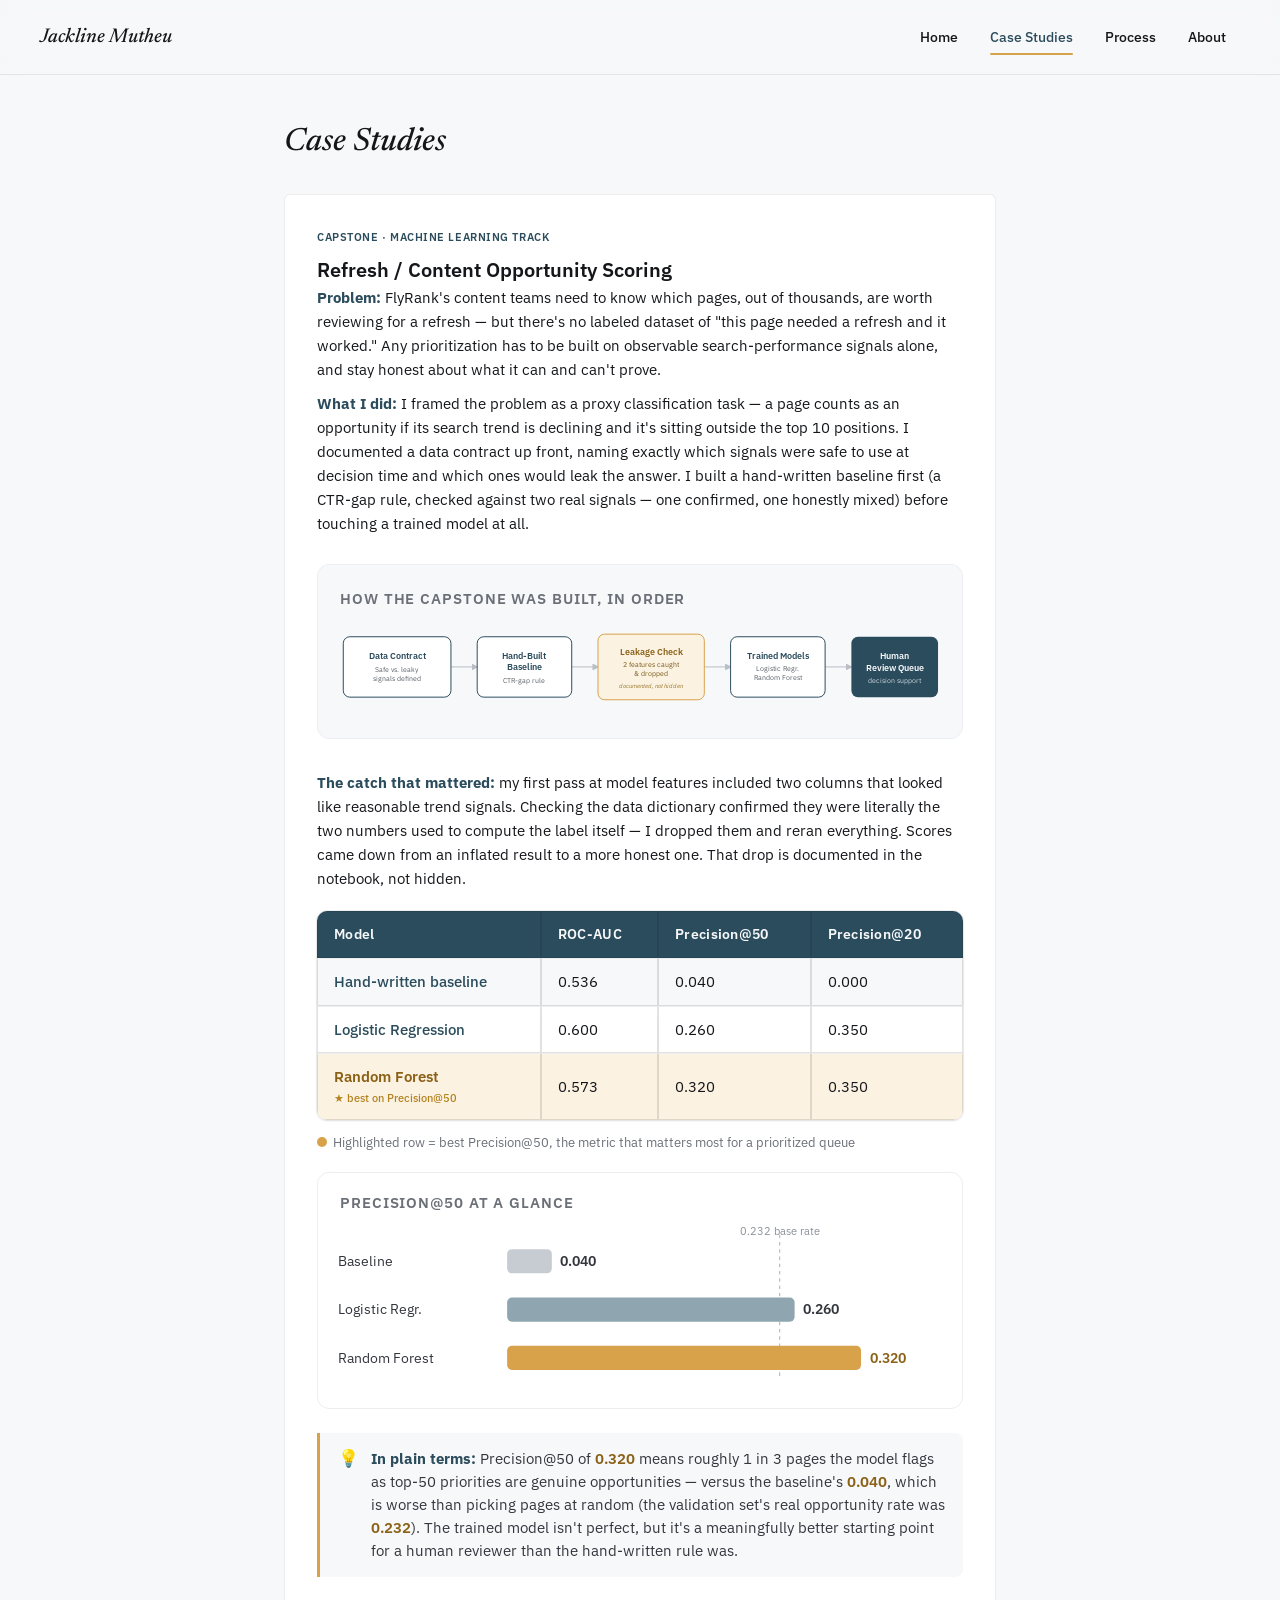
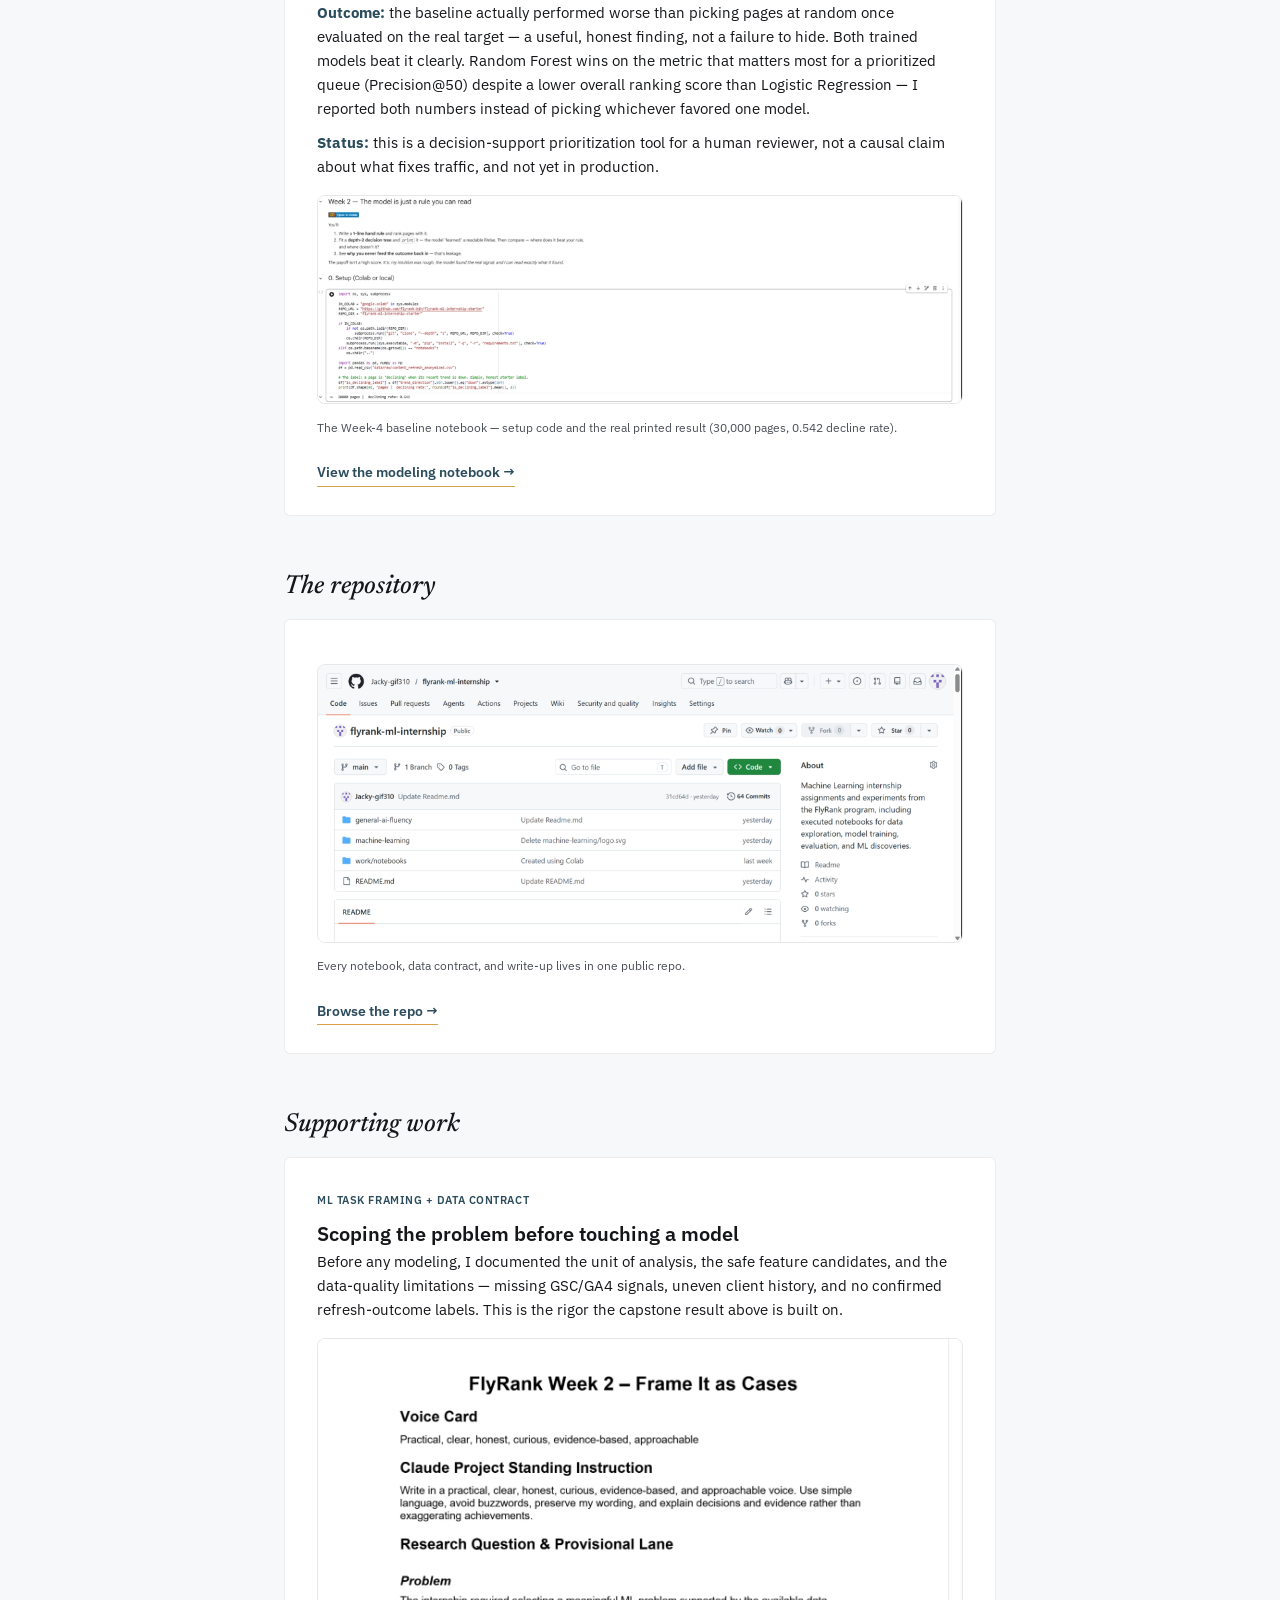
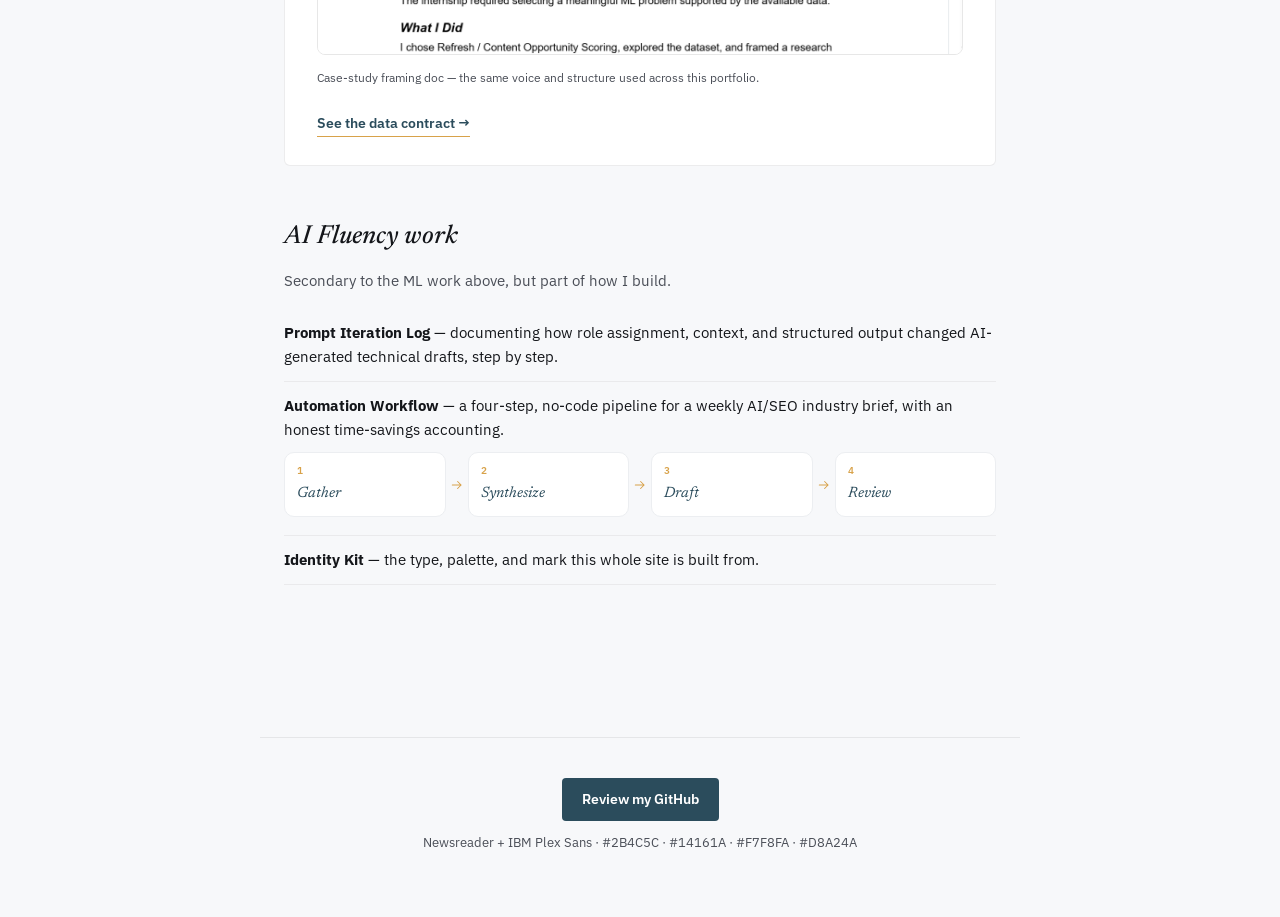
<file: case-studies.html>
<!DOCTYPE html>
<html lang="en">
<head>
<meta charset="UTF-8">
<meta name="viewport" content="width=device-width, initial-scale=1.0">
<title>Case Studies — Jackline Mutheu</title>
<meta name="description" content="Case studies from Jackline Mutheu's FlyRank ML internship — Refresh / Content Opportunity Scoring, baseline vs. trained model comparisons, and honest leakage checks.">
<meta property="og:title" content="Case Studies — Jackline Mutheu">
<meta property="og:description" content="A hand-written baseline compared honestly against trained models, with a documented leakage catch and both winning and losing metrics reported.">
<meta property="og:image" content="https://jacky-gif310.github.io/jackline-portfolio/social-preview.png">
<meta property="og:type" content="website">
<meta property="og:url" content="https://jacky-gif310.github.io/jackline-portfolio/case-studies.html">
<meta name="twitter:card" content="summary_large_image">
<link rel="icon" type="image/svg+xml" href="logo.svg">
<link rel="apple-touch-icon" href="apple-touch-icon.png">
<link rel="icon" type="image/png" sizes="32x32" href="favicon-32.png">
<link rel="preconnect" href="https://fonts.googleapis.com">
<link href="https://fonts.googleapis.com/css2?family=Newsreader:ital,opsz,wght@0,6..72,400;0,6..72,500;1,6..72,500&family=IBM+Plex+Sans:wght@400;500;600&display=swap" rel="stylesheet">
<link rel="stylesheet" href="style.css">

<style>
  /* ---- Case Studies page: metrics table, plain-terms callout, pipeline diagram ---- */

  .metrics-table {
    width: 100%;
    border-collapse: separate;
    border-spacing: 0;
    margin: 20px 0 12px;
    border-radius: 10px;
    overflow: hidden;
    box-shadow: 0 1px 3px rgba(20, 22, 26, 0.08), 0 0 0 1px rgba(20, 22, 26, 0.06);
    font-family: 'IBM Plex Sans', sans-serif;
  }

  .metrics-table th {
    background: #2B4C5C;
    color: #F7F8FA;
    font-weight: 600;
    font-size: 13.5px;
    letter-spacing: 0.02em;
    text-align: left;
    padding: 12px 16px;
  }

  .metrics-table td {
    padding: 11px 16px;
    font-size: 14.5px;
    color: #14161A;
    background: #FFFFFF;
    border-top: 1px solid #ECEEF1;
  }

  .metrics-table tr:nth-child(even) td {
    background: #F7F8FA;
  }

  .metrics-table td:first-child {
    font-weight: 500;
    color: #2B4C5C;
  }

  .metrics-table tr.best-row td {
    background: #FBF2E2;
  }

  .metrics-table tr.best-row td:first-child {
    color: #8A6116;
    font-weight: 600;
  }

  .metrics-table tr.best-row td:first-child::after {
    content: "★ best on Precision@50";
    display: block;
    font-size: 11px;
    font-weight: 500;
    color: #B4831F;
    margin-top: 2px;
  }

  .metrics-legend {
    display: flex;
    gap: 18px;
    flex-wrap: wrap;
    font-size: 12.5px;
    color: #6B7078;
    font-family: 'IBM Plex Sans', sans-serif;
    margin-bottom: 20px;
  }

  .metrics-legend span {
    display: inline-flex;
    align-items: center;
    gap: 6px;
  }

  .metrics-legend .swatch {
    width: 10px;
    height: 10px;
    border-radius: 50%;
    display: inline-block;
  }

  /* Precision@50 bar chart */
  .bar-chart-wrap {
    margin: 4px 0 28px;
    padding: 18px 20px 14px;
    background: #FFFFFF;
    border-radius: 12px;
    border: 1px solid #ECEEF1;
  }

  .bar-chart-label {
    font-family: 'IBM Plex Sans', sans-serif;
    font-size: 12px;
    font-weight: 600;
    letter-spacing: 0.06em;
    text-transform: uppercase;
    color: #6B7078;
    margin: 0 0 12px 2px;
  }

  .bar-chart-wrap svg {
    width: 100%;
    height: auto;
    display: block;
  }

  .callout-plain {
    display: flex;
    gap: 12px;
    align-items: flex-start;
    background: #F7F8FA;
    border-left: 3px solid #D8A24A;
    border-radius: 0 8px 8px 0;
    padding: 14px 18px;
    margin: -4px 0 24px;
  }

  .callout-plain .icon {
    font-size: 17px;
    line-height: 1.4;
    flex-shrink: 0;
  }

  .callout-plain p {
    margin: 0;
    font-size: 14.5px;
    line-height: 1.6;
    color: #33363D;
    font-family: 'IBM Plex Sans', sans-serif;
  }

  .callout-plain strong {
    color: #2B4C5C;
  }

  .callout-plain .stat {
    color: #8A6116;
    font-weight: 600;
  }

  /* Pipeline diagram */
  .pipeline-wrap {
    margin: 28px 0 32px;
    padding: 22px 20px 18px;
    background: #F7F8FA;
    border-radius: 12px;
    border: 1px solid #ECEEF1;
  }

  .pipeline-label {
    font-family: 'IBM Plex Sans', sans-serif;
    font-size: 12px;
    font-weight: 600;
    letter-spacing: 0.06em;
    text-transform: uppercase;
    color: #6B7078;
    margin: 0 0 14px 2px;
  }

  .pipeline-wrap svg {
    width: 100%;
    height: auto;
    display: block;
  }

  /* Automation workflow mini-diagram (AI Fluency section) */
  .mini-workflow {
    display: flex;
    align-items: stretch;
    flex-wrap: wrap;
    gap: 0;
    margin: 10px 0 6px;
  }

  .mini-step {
    flex: 1 1 0;
    min-width: 120px;
    background: #FFFFFF;
    border: 1px solid #ECEEF1;
    border-radius: 10px;
    padding: 10px 12px;
    font-family: 'IBM Plex Sans', sans-serif;
    transition: box-shadow .15s ease, transform .15s ease;
  }

  .mini-step:hover {
    box-shadow: 0 4px 14px rgba(20,22,26,0.06);
    transform: translateY(-1px);
  }

  .mini-step + .mini-step { margin-left: 10px; }

  .mini-step .mini-eyebrow {
    font-size: 10px;
    font-weight: 600;
    letter-spacing: 0.06em;
    text-transform: uppercase;
    color: #D8A24A;
    margin-bottom: 3px;
  }

  .mini-step .mini-title {
    font-family: 'Newsreader', serif;
    font-style: italic;
    font-size: 15px;
    color: #2B4C5C;
  }

  .mini-arrow {
    display: flex;
    align-items: center;
    justify-content: center;
    width: 22px;
    flex: 0 0 auto;
  }

  .mini-arrow svg { width: 14px; height: 14px; }
  .mini-arrow path { stroke: #D8A24A; stroke-width: 1.8; fill: none; stroke-linecap: round; stroke-linejoin: round; }

  @media (max-width: 640px) {
    .metrics-table { font-size: 13px; }
    .metrics-table th, .metrics-table td { padding: 9px 10px; }
    .metrics-table tr.best-row td:first-child::after { font-size: 10px; }
  }

  @media (max-width: 700px) {
    .mini-workflow { flex-direction: column; }
    .mini-step + .mini-step { margin-left: 0; margin-top: 10px; }
    .mini-arrow { width: auto; height: 16px; transform: rotate(90deg); margin: 0 auto; }
  }

  /* Subtle lift on CTAs and figures — restrained, matches existing .cta styling */
  .cta { transition: transform .15s ease, opacity .15s ease; }
  .cta:hover { transform: translateX(2px); opacity: .85; }
  figure img { border-radius: 8px; transition: box-shadow .15s ease; }
  figure img:hover { box-shadow: 0 4px 16px rgba(20,22,26,0.08); }
</style>
<!-- Google Analytics -->
<script async src="https://www.googletagmanager.com/gtag/js?id=G-D84YJZMEXK"></script>
<script>
  window.dataLayer = window.dataLayer || [];
  function gtag(){dataLayer.push(arguments);}
  gtag("js", new Date());
  gtag("config", "G-D84YJZMEXK");
</script>
</head>
<body>

<nav>
  <a href="index.html" class="brand">Jackline Mutheu</a>
  <div class="links">
    <a href="index.html">Home</a>
    <a href="case-studies.html" class="active">Case Studies</a>
    <a href="process.html">Process</a>
    <a href="about.html">About</a>
  </div>
</nav>

<main>
  <h1 style="font-size:32px; margin-bottom: 32px;">Case Studies</h1>

  <section id="capstone">
    <div class="case">
      <span class="tag">Capstone · Machine Learning Track</span>
      <h3>Refresh / Content Opportunity Scoring</h3>

      <p><strong>Problem:</strong> FlyRank's content teams need to know which pages, out of thousands, are worth reviewing for a refresh — but there's no labeled dataset of "this page needed a refresh and it worked." Any prioritization has to be built on observable search-performance signals alone, and stay honest about what it can and can't prove.</p>

      <p><strong>What I did:</strong> I framed the problem as a proxy classification task — a page counts as an opportunity if its search trend is declining and it's sitting outside the top 10 positions. I documented a data contract up front, naming exactly which signals were safe to use at decision time and which ones would leak the answer. I built a hand-written baseline first (a CTR-gap rule, checked against two real signals — one confirmed, one honestly mixed) before touching a trained model at all.</p>

      <div class="pipeline-wrap">
        <p class="pipeline-label">How the capstone was built, in order</p>
        <svg viewBox="0 0 920 150" xmlns="http://www.w3.org/2000/svg" role="img" aria-label="Pipeline: Data contract, then hand-built baseline, then leakage check, then trained models, then human review queue">
          <defs>
            <marker id="arrow" viewBox="0 0 10 10" refX="8" refY="5" markerWidth="7" markerHeight="7" orient="auto-start-reverse">
              <path d="M 0 0 L 10 5 L 0 10 z" fill="#B7BEC6"></path>
            </marker>
          </defs>

          <!-- connectors -->
          <line x1="172" y1="70" x2="212" y2="70" stroke="#B7BEC6" stroke-width="1.5" marker-end="url(#arrow)"></line>
          <line x1="356" y1="70" x2="396" y2="70" stroke="#B7BEC6" stroke-width="1.5" marker-end="url(#arrow)"></line>
          <line x1="558" y1="70" x2="598" y2="70" stroke="#B7BEC6" stroke-width="1.5" marker-end="url(#arrow)"></line>
          <line x1="742" y1="70" x2="782" y2="70" stroke="#B7BEC6" stroke-width="1.5" marker-end="url(#arrow)"></line>

          <!-- 1: Data Contract -->
          <rect x="8" y="24" width="164" height="92" rx="10" fill="#FFFFFF" stroke="#2B4C5C" stroke-width="1.5"></rect>
          <text x="90" y="58" text-anchor="middle" font-family="IBM Plex Sans, sans-serif" font-size="13" font-weight="600" fill="#2B4C5C">Data Contract</text>
          <text x="90" y="78" text-anchor="middle" font-family="IBM Plex Sans, sans-serif" font-size="10.5" fill="#5A6068">Safe vs. leaky</text>
          <text x="90" y="92" text-anchor="middle" font-family="IBM Plex Sans, sans-serif" font-size="10.5" fill="#5A6068">signals defined</text>

          <!-- 2: Baseline -->
          <rect x="212" y="24" width="144" height="92" rx="10" fill="#FFFFFF" stroke="#2B4C5C" stroke-width="1.5"></rect>
          <text x="284" y="58" text-anchor="middle" font-family="IBM Plex Sans, sans-serif" font-size="13" font-weight="600" fill="#2B4C5C">Hand-Built</text>
          <text x="284" y="74" text-anchor="middle" font-family="IBM Plex Sans, sans-serif" font-size="13" font-weight="600" fill="#2B4C5C">Baseline</text>
          <text x="284" y="94" text-anchor="middle" font-family="IBM Plex Sans, sans-serif" font-size="10.5" fill="#5A6068">CTR-gap rule</text>

          <!-- 3: Leakage check -->
          <rect x="396" y="20" width="162" height="100" rx="10" fill="#FBF2E2" stroke="#D8A24A" stroke-width="1.5"></rect>
          <text x="477" y="52" text-anchor="middle" font-family="IBM Plex Sans, sans-serif" font-size="13" font-weight="600" fill="#8A6116">Leakage Check</text>
          <text x="477" y="70" text-anchor="middle" font-family="IBM Plex Sans, sans-serif" font-size="10.5" fill="#7A5A18">2 features caught</text>
          <text x="477" y="84" text-anchor="middle" font-family="IBM Plex Sans, sans-serif" font-size="10.5" fill="#7A5A18">&amp; dropped</text>
          <text x="477" y="102" text-anchor="middle" font-family="IBM Plex Sans, sans-serif" font-size="9.5" font-style="italic" fill="#9C7A2E">documented, not hidden</text>

          <!-- 4: Trained models -->
          <rect x="598" y="24" width="144" height="92" rx="10" fill="#FFFFFF" stroke="#2B4C5C" stroke-width="1.5"></rect>
          <text x="670" y="58" text-anchor="middle" font-family="IBM Plex Sans, sans-serif" font-size="13" font-weight="600" fill="#2B4C5C">Trained Models</text>
          <text x="670" y="76" text-anchor="middle" font-family="IBM Plex Sans, sans-serif" font-size="10.5" fill="#5A6068">Logistic Regr.</text>
          <text x="670" y="90" text-anchor="middle" font-family="IBM Plex Sans, sans-serif" font-size="10.5" fill="#5A6068">Random Forest</text>

          <!-- 5: Human review -->
          <rect x="782" y="24" width="132" height="92" rx="10" fill="#2B4C5C"></rect>
          <text x="848" y="58" text-anchor="middle" font-family="IBM Plex Sans, sans-serif" font-size="13" font-weight="600" fill="#F7F8FA">Human</text>
          <text x="848" y="76" text-anchor="middle" font-family="IBM Plex Sans, sans-serif" font-size="13" font-weight="600" fill="#F7F8FA">Review Queue</text>
          <text x="848" y="94" text-anchor="middle" font-family="IBM Plex Sans, sans-serif" font-size="10" fill="#CBD6DC">decision support</text>
        </svg>
      </div>

      <p><strong>The catch that mattered:</strong> my first pass at model features included two columns that looked like reasonable trend signals. Checking the data dictionary confirmed they were literally the two numbers used to compute the label itself — I dropped them and reran everything. Scores came down from an inflated result to a more honest one. That drop is documented in the notebook, not hidden.</p>

      <table class="metrics-table">
        <tr><th>Model</th><th>ROC-AUC</th><th>Precision@50</th><th>Precision@20</th></tr>
        <tr><td>Hand-written baseline</td><td>0.536</td><td>0.040</td><td>0.000</td></tr>
        <tr><td>Logistic Regression</td><td>0.600</td><td>0.260</td><td>0.350</td></tr>
        <tr class="best-row"><td>Random Forest</td><td>0.573</td><td>0.320</td><td>0.350</td></tr>
      </table>
      <div class="metrics-legend">
        <span><span class="swatch" style="background:#D8A24A;"></span>Highlighted row = best Precision@50, the metric that matters most for a prioritized queue</span>
      </div>

      <div class="bar-chart-wrap">
        <p class="bar-chart-label">Precision@50 at a glance</p>
        <svg viewBox="0 0 500 140" xmlns="http://www.w3.org/2000/svg" role="img" aria-label="Bar chart: Precision at 50 — hand-written baseline 0.040, Logistic Regression 0.260, Random Forest 0.320">
          <!-- baseline reference line at the real opportunity rate 0.232 -->
          <line x1="365.6" y1="8" x2="365.6" y2="128" stroke="#B7BEC6" stroke-width="1" stroke-dasharray="3,3"></line>
          <text x="365.6" y="0" text-anchor="middle" font-family="IBM Plex Sans, sans-serif" font-size="9.5" fill="#8A8F98" dy="8">0.232 base rate</text>

          <text x="0" y="34" font-family="IBM Plex Sans, sans-serif" font-size="12" fill="#33363D">Baseline</text>
          <rect x="140" y="20" width="37" height="20" rx="4" fill="#C7CCD3"></rect>
          <text x="184" y="34" font-family="IBM Plex Sans, sans-serif" font-size="12" font-weight="600" fill="#33363D">0.040</text>

          <text x="0" y="74" font-family="IBM Plex Sans, sans-serif" font-size="12" fill="#33363D">Logistic Regr.</text>
          <rect x="140" y="60" width="238" height="20" rx="4" fill="#8FA6B0"></rect>
          <text x="385" y="74" font-family="IBM Plex Sans, sans-serif" font-size="12" font-weight="600" fill="#33363D">0.260</text>

          <text x="0" y="114" font-family="IBM Plex Sans, sans-serif" font-size="12" fill="#33363D">Random Forest</text>
          <rect x="140" y="100" width="293" height="20" rx="4" fill="#D8A24A"></rect>
          <text x="440" y="114" font-family="IBM Plex Sans, sans-serif" font-size="12" font-weight="600" fill="#8A6116">0.320</text>
        </svg>
      </div>

      <div class="callout-plain">
        <span class="icon">💡</span>
        <p><strong>In plain terms:</strong> Precision@50 of <span class="stat">0.320</span> means roughly 1 in 3 pages the model flags as top-50 priorities are genuine opportunities — versus the baseline's <span class="stat">0.040</span>, which is worse than picking pages at random (the validation set's real opportunity rate was <span class="stat">0.232</span>). The trained model isn't perfect, but it's a meaningfully better starting point for a human reviewer than the hand-written rule was.</p>
      </div>

      <p><strong>Outcome:</strong> the baseline actually performed worse than picking pages at random once evaluated on the real target — a useful, honest finding, not a failure to hide. Both trained models beat it clearly. Random Forest wins on the metric that matters most for a prioritized queue (Precision@50) despite a lower overall ranking score than Logistic Regression — I reported both numbers instead of picking whichever favored one model.</p>

      <p><strong>Status:</strong> this is a decision-support prioritization tool for a human reviewer, not a causal claim about what fixes traffic, and not yet in production.</p>

      <figure>
        <img src="notebook-screenshot-cropped.png" alt="Notebook screenshot showing the baseline setup code and printed decline rate">
        <figcaption>The Week-4 baseline notebook — setup code and the real printed result (30,000 pages, 0.542 decline rate).</figcaption>
      </figure>

      <a class="cta" href="https://github.com/Jacky-gif310/flyrank-ml-internship/blob/main/work/notebooks/w05_model.ipynb" target="_blank" rel="noopener">View the modeling notebook →</a>
    </div>
  </section>

  <section>
    <h2>The repository</h2>
    <div class="case">
      <figure>
        <img src="github-repo-screenshot.png" alt="GitHub repository file structure">
        <figcaption>Every notebook, data contract, and write-up lives in one public repo.</figcaption>
      </figure>
      <a class="cta" href="https://github.com/Jacky-gif310/flyrank-ml-internship" target="_blank" rel="noopener">Browse the repo →</a>
    </div>
  </section>

  <section>
    <h2>Supporting work</h2>
    <div class="case">
      <span class="tag">ML Task Framing + Data Contract</span>
      <h3>Scoping the problem before touching a model</h3>
      <p>Before any modeling, I documented the unit of analysis, the safe feature candidates, and the data-quality limitations — missing GSC/GA4 signals, uneven client history, and no confirmed refresh-outcome labels. This is the rigor the capstone result above is built on.</p>
      <figure>
        <img src="research-doc-cropped.png" alt="Research document showing the Voice Card and framing for Week 2 case studies">
        <figcaption>Case-study framing doc — the same voice and structure used across this portfolio.</figcaption>
      </figure>
      <a class="cta" href="https://github.com/Jacky-gif310/flyrank-ml-internship/blob/main/work/notebooks/w03_data_contract.ipynb" target="_blank" rel="noopener">See the data contract →</a>
    </div>
  </section>

  <section>
    <h2>AI Fluency work</h2>
    <p style="margin-bottom: 16px; font-size: 15px; color: #4A4E57;">Secondary to the ML work above, but part of how I build.</p>
    <ul class="secondary-list">
      <li><strong>Prompt Iteration Log</strong> — documenting how role assignment, context, and structured output changed AI-generated technical drafts, step by step.</li>
      <li>
        <strong>Automation Workflow</strong> — a four-step, no-code pipeline for a weekly AI/SEO industry brief, with an honest time-savings accounting.
        <div class="mini-workflow">
          <div class="mini-step">
            <div class="mini-eyebrow">1</div>
            <div class="mini-title">Gather</div>
          </div>
          <div class="mini-arrow"><svg viewBox="0 0 24 24"><path d="M4 12h15M13 6l6 6-6 6"/></svg></div>
          <div class="mini-step">
            <div class="mini-eyebrow">2</div>
            <div class="mini-title">Synthesize</div>
          </div>
          <div class="mini-arrow"><svg viewBox="0 0 24 24"><path d="M4 12h15M13 6l6 6-6 6"/></svg></div>
          <div class="mini-step">
            <div class="mini-eyebrow">3</div>
            <div class="mini-title">Draft</div>
          </div>
          <div class="mini-arrow"><svg viewBox="0 0 24 24"><path d="M4 12h15M13 6l6 6-6 6"/></svg></div>
          <div class="mini-step">
            <div class="mini-eyebrow">4</div>
            <div class="mini-title">Review</div>
          </div>
        </div>
      </li>
      <li><strong>Identity Kit</strong> — the type, palette, and mark this whole site is built from.</li>
    </ul>
  </section>
</main>

<footer>
  <a class="cta primary" href="https://github.com/Jacky-gif310/flyrank-ml-internship" target="_blank" rel="noopener">Review my GitHub</a>
  <p class="style-note">Newsreader + IBM Plex Sans · #2B4C5C · #14161A · #F7F8FA · #D8A24A</p>
</footer>

</body>
</html>
</file>
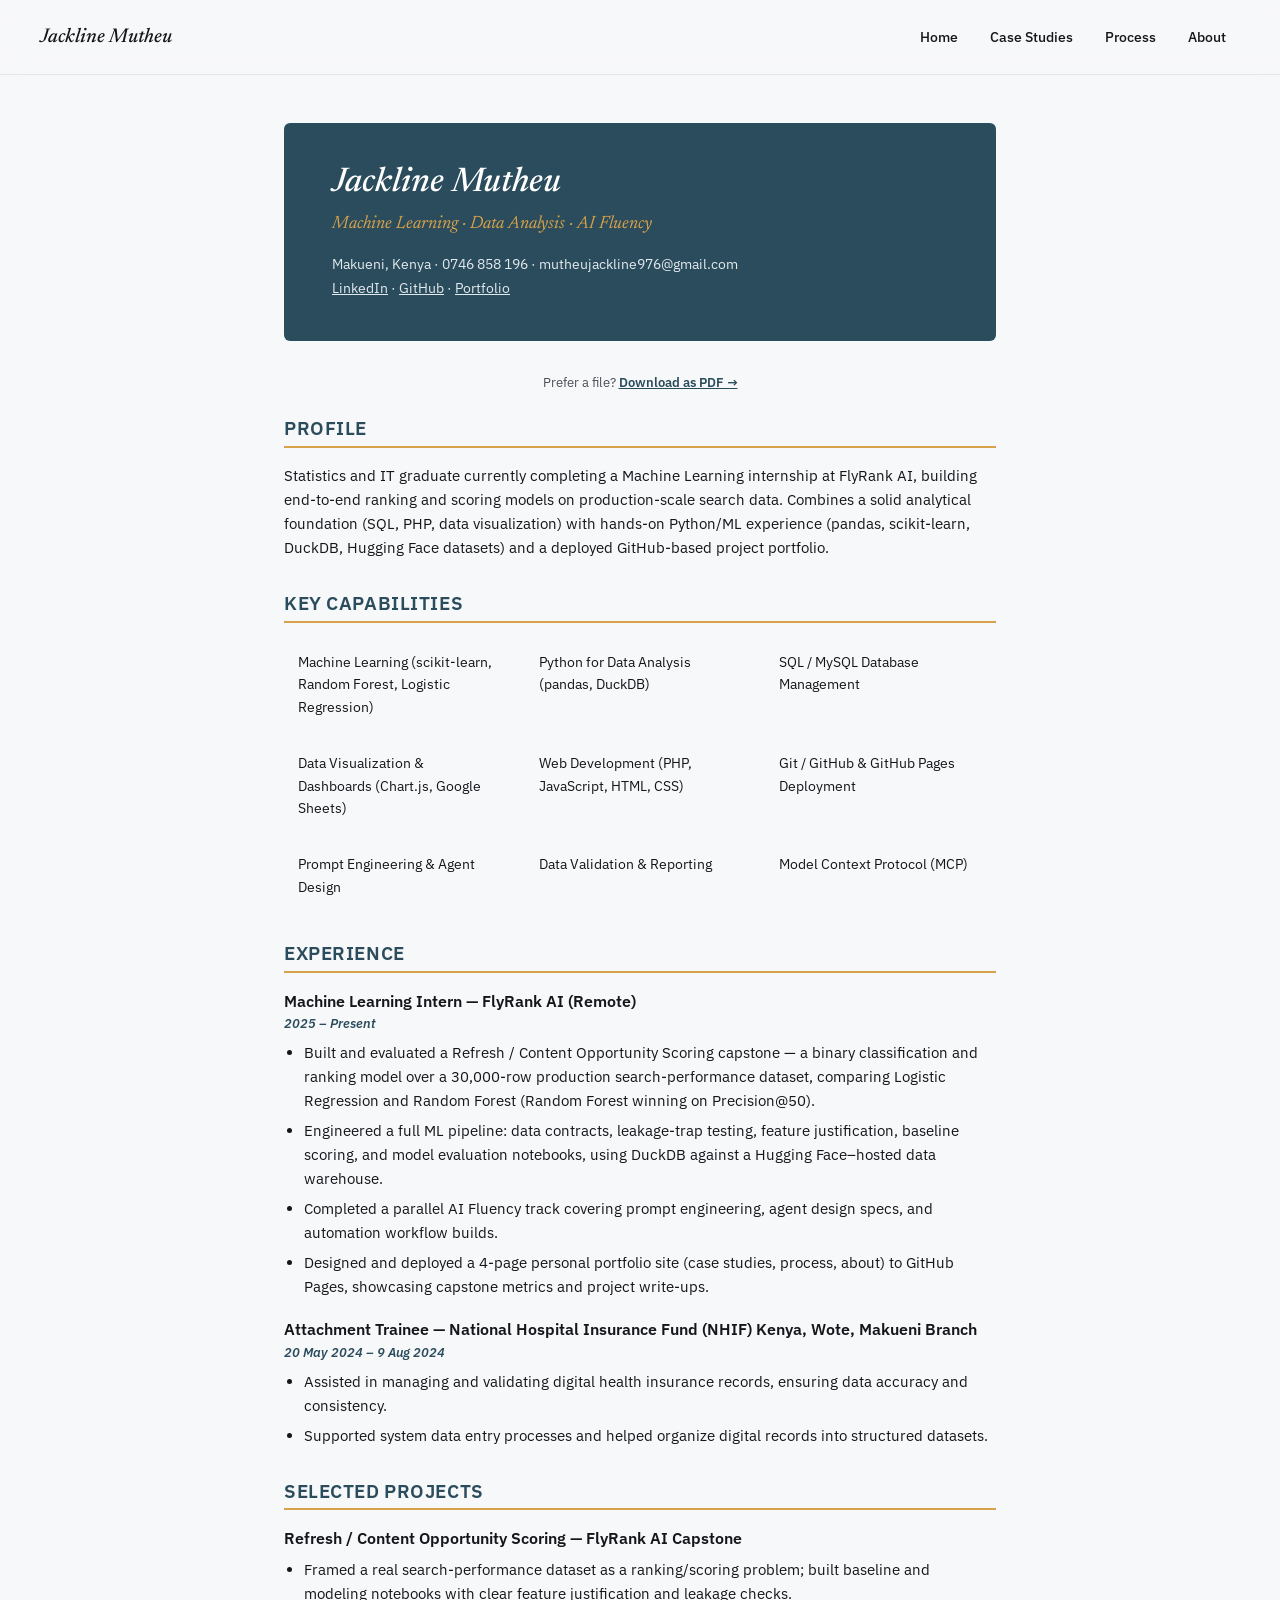
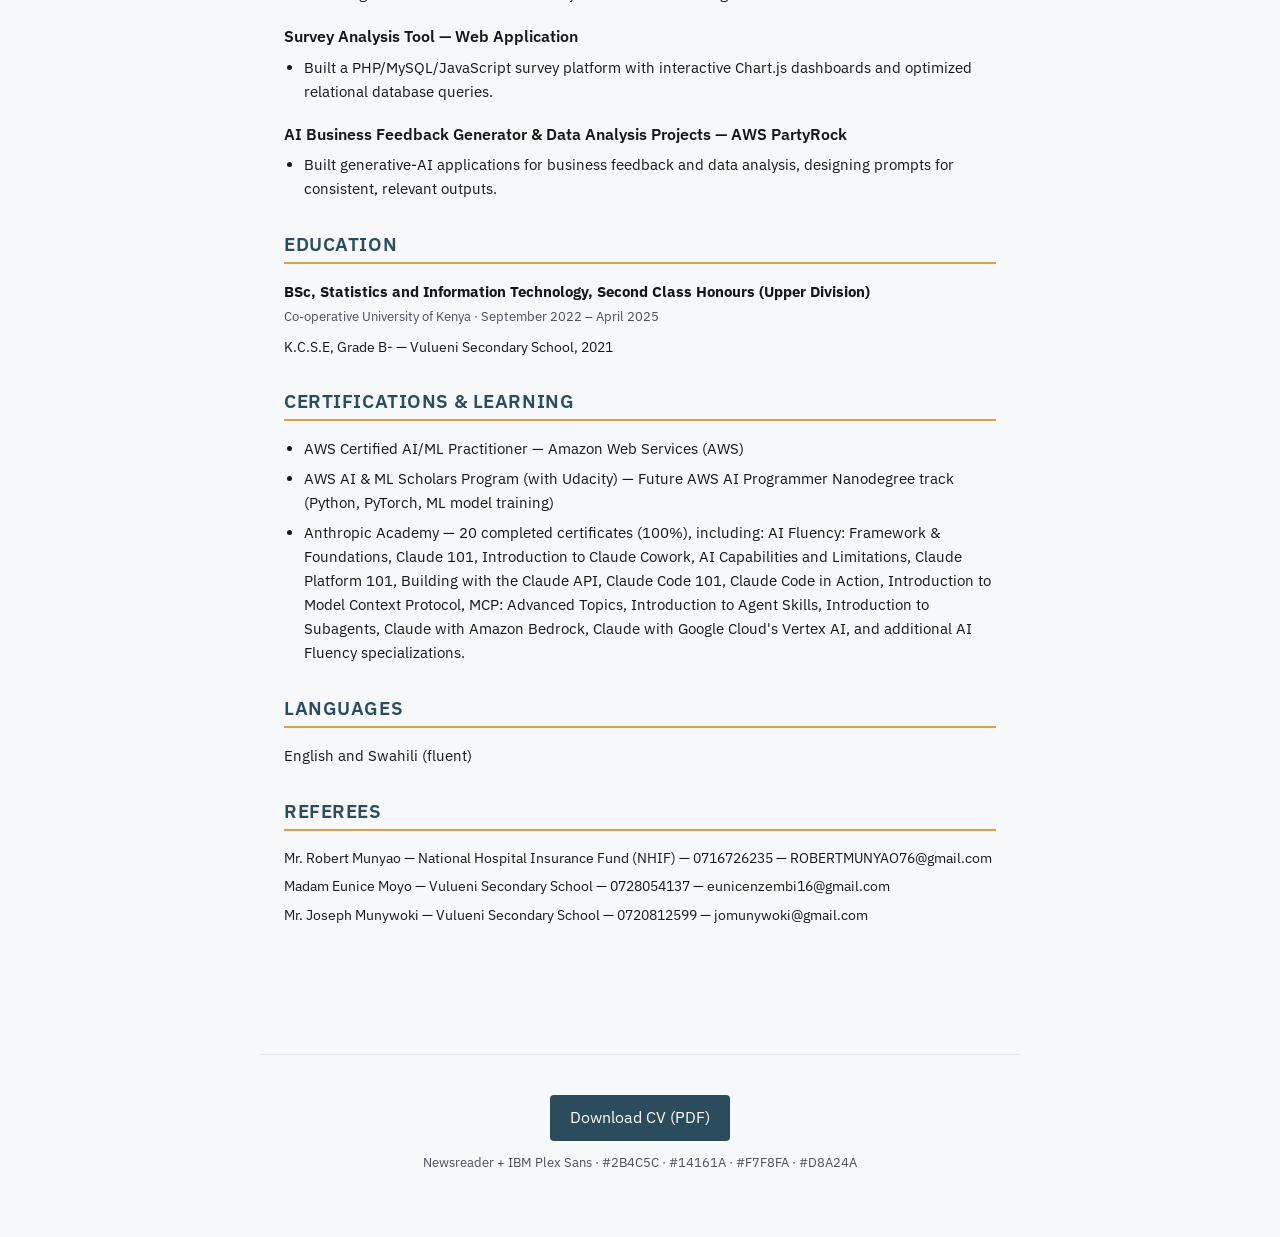
<file: cv.HTML>
<!DOCTYPE html>
<html lang="en">
<head>
<meta charset="UTF-8">
<meta name="viewport" content="width=device-width, initial-scale=1.0">
<title>CV — Jackline Mutheu</title>
<link rel="icon" type="image/svg+xml" href="logo.svg">
<link rel="apple-touch-icon" href="apple-touch-icon.png">
<link rel="preconnect" href="https://fonts.googleapis.com">
<link href="https://fonts.googleapis.com/css2?family=Newsreader:ital,opsz,wght@0,6..72,400;0,6..72,500;1,6..72,500&family=IBM+Plex+Sans:wght@400;500;600&display=swap" rel="stylesheet">
<link rel="stylesheet" href="style.css">
<style>
  .cv-header { background: var(--main); color: white; padding: 40px 48px; border-radius: 6px; margin-bottom: 32px; }
  .cv-header h1 { color: white; font-size: 34px; margin-bottom: 6px; }
  .cv-header .tagline { color: var(--accent); font-style: italic; font-family: 'Newsreader', serif; font-size: 18px; margin-bottom: 14px; }
  .cv-header .contact { color: #E3EAEE; font-size: 14px; line-height: 1.7; }
  .cv-header .contact a { color: #E3EAEE; text-decoration: underline; }
  .cv-section { margin-bottom: 32px; }
  .cv-section h2 { font-size: 19px; border-bottom: 2px solid var(--accent); padding-bottom: 6px; margin-bottom: 16px; font-style: normal; font-weight: 600; font-family: 'IBM Plex Sans', sans-serif; text-transform: uppercase; letter-spacing: 0.03em; color: var(--main); }
  .skills-grid { display: grid; grid-template-columns: repeat(auto-fit, minmax(180px,1fr)); gap: 10px; }
  .skill-box { background: var(--bg); padding: 12px 14px; border-radius: 4px; font-size: 14px; }
  .job { margin-bottom: 18px; }
  .job-title { font-weight: 600; color: var(--text); }
  .job-dates { font-size: 13px; color: var(--main); font-style: italic; font-weight: 600; }
  .cv-section ul { margin-left: 20px; margin-top: 6px; }
  .cv-section li { margin-bottom: 6px; font-size: 15px; }
  .print-note { text-align:center; font-size: 13px; color:#4A4E57; margin-bottom: 24px; }
  .print-note button, footer button.cta {
    background: none;
    border: none;
    cursor: pointer;
    font: inherit;
  }
  .print-note button {
    color: var(--main);
    font-size: 13px;
    font-weight: 600;
    text-decoration: underline;
    padding: 0;
  }
  @media print { nav, footer, .print-note { display: none; } }
</style>
</head>
<body>

<nav>
  <a href="index.html" class="brand">Jackline Mutheu</a>

  <input type="checkbox" id="nav-toggle" class="nav-toggle">
  <label for="nav-toggle" class="nav-toggle-label" aria-label="Toggle menu"><span></span></label>

  <div class="links">
    <a href="index.html">Home</a>
    <a href="case-studies.html">Case Studies</a>
    <a href="process.html">Process</a>
    <a href="about.html">About</a>
  </div>
</nav>

<main>
  <div class="cv-header">
    <h1>Jackline Mutheu</h1>
    <div class="tagline">Machine Learning · Data Analysis · AI Fluency</div>
    <div class="contact">
      Makueni, Kenya · 0746 858 196 · mutheujackline976@gmail.com<br>
      <a href="https://www.linkedin.com/in/jackline-mutheu-27ab01290/" target="_blank" rel="noopener">LinkedIn</a> ·
      <a href="https://github.com/Jacky-gif310" target="_blank" rel="noopener">GitHub</a> ·
      <a href="index.html">Portfolio</a>
    </div>
  </div>

  <p class="print-note">Prefer a file? <button onclick="window.print()">Download as PDF →</button></p>

  <div class="cv-section">
    <h2>Profile</h2>
    <p style="font-size:15px;">Statistics and IT graduate currently completing a Machine Learning internship at FlyRank AI, building end-to-end ranking and scoring models on production-scale search data. Combines a solid analytical foundation (SQL, PHP, data visualization) with hands-on Python/ML experience (pandas, scikit-learn, DuckDB, Hugging Face datasets) and a deployed GitHub-based project portfolio.</p>
  </div>

  <div class="cv-section">
    <h2>Key Capabilities</h2>
    <div class="skills-grid">
      <div class="skill-box">Machine Learning (scikit-learn, Random Forest, Logistic Regression)</div>
      <div class="skill-box">Python for Data Analysis (pandas, DuckDB)</div>
      <div class="skill-box">SQL / MySQL Database Management</div>
      <div class="skill-box">Data Visualization & Dashboards (Chart.js, Google Sheets)</div>
      <div class="skill-box">Web Development (PHP, JavaScript, HTML, CSS)</div>
      <div class="skill-box">Git / GitHub & GitHub Pages Deployment</div>
      <div class="skill-box">Prompt Engineering & Agent Design</div>
      <div class="skill-box">Data Validation & Reporting</div>
      <div class="skill-box">Model Context Protocol (MCP)</div>
    </div>
  </div>

  <div class="cv-section">
    <h2>Experience</h2>
    <div class="job">
      <div class="job-title">Machine Learning Intern — FlyRank AI (Remote)</div>
      <div class="job-dates">2025 – Present</div>
      <ul>
        <li>Built and evaluated a Refresh / Content Opportunity Scoring capstone — a binary classification and ranking model over a 30,000-row production search-performance dataset, comparing Logistic Regression and Random Forest (Random Forest winning on Precision@50).</li>
        <li>Engineered a full ML pipeline: data contracts, leakage-trap testing, feature justification, baseline scoring, and model evaluation notebooks, using DuckDB against a Hugging Face–hosted data warehouse.</li>
        <li>Completed a parallel AI Fluency track covering prompt engineering, agent design specs, and automation workflow builds.</li>
        <li>Designed and deployed a 4-page personal portfolio site (case studies, process, about) to GitHub Pages, showcasing capstone metrics and project write-ups.</li>
      </ul>
    </div>
    <div class="job">
      <div class="job-title">Attachment Trainee — National Hospital Insurance Fund (NHIF) Kenya, Wote, Makueni Branch</div>
      <div class="job-dates">20 May 2024 – 9 Aug 2024</div>
      <ul>
        <li>Assisted in managing and validating digital health insurance records, ensuring data accuracy and consistency.</li>
        <li>Supported system data entry processes and helped organize digital records into structured datasets.</li>
      </ul>
    </div>
  </div>

  <div class="cv-section">
    <h2>Selected Projects</h2>
    <div class="job">
      <div class="job-title">Refresh / Content Opportunity Scoring — FlyRank AI Capstone</div>
      <ul><li>Framed a real search-performance dataset as a ranking/scoring problem; built baseline and modeling notebooks with clear feature justification and leakage checks.</li></ul>
    </div>
    <div class="job">
      <div class="job-title">Survey Analysis Tool — Web Application</div>
      <ul><li>Built a PHP/MySQL/JavaScript survey platform with interactive Chart.js dashboards and optimized relational database queries.</li></ul>
    </div>
    <div class="job">
      <div class="job-title">AI Business Feedback Generator & Data Analysis Projects — AWS PartyRock</div>
      <ul><li>Built generative-AI applications for business feedback and data analysis, designing prompts for consistent, relevant outputs.</li></ul>
    </div>
  </div>

  <div class="cv-section">
    <h2>Education</h2>
    <p style="font-size:15px;"><strong>BSc, Statistics and Information Technology, Second Class Honours (Upper Division)</strong><br>
    <span style="color:#4A4E57; font-size:13px;">Co-operative University of Kenya · September 2022 – April 2025</span></p>
    <p style="font-size:14px; margin-top:8px;">K.C.S.E, Grade B- — Vulueni Secondary School, 2021</p>
  </div>

  <div class="cv-section">
    <h2>Certifications & Learning</h2>
    <ul>
      <li>AWS Certified AI/ML Practitioner — Amazon Web Services (AWS)</li>
      <li>AWS AI & ML Scholars Program (with Udacity) — Future AWS AI Programmer Nanodegree track (Python, PyTorch, ML model training)</li>
      <li>Anthropic Academy — 20 completed certificates (100%), including: AI Fluency: Framework &amp; Foundations, Claude 101, Introduction to Claude Cowork, AI Capabilities and Limitations, Claude Platform 101, Building with the Claude API, Claude Code 101, Claude Code in Action, Introduction to Model Context Protocol, MCP: Advanced Topics, Introduction to Agent Skills, Introduction to Subagents, Claude with Amazon Bedrock, Claude with Google Cloud's Vertex AI, and additional AI Fluency specializations.</li>
    </ul>
  </div>

  <div class="cv-section">
    <h2>Languages</h2>
    <p style="font-size:15px;">English and Swahili (fluent)</p>
  </div>

  <div class="cv-section">
    <h2>Referees</h2>
    <p style="font-size:14px; margin-bottom:6px;">Mr. Robert Munyao — National Hospital Insurance Fund (NHIF) — 0716726235 — ROBERTMUNYAO76@gmail.com</p>
    <p style="font-size:14px; margin-bottom:6px;">Madam Eunice Moyo — Vulueni Secondary School — 0728054137 — eunicenzembi16@gmail.com</p>
    <p style="font-size:14px;">Mr. Joseph Munywoki — Vulueni Secondary School — 0720812599 — jomunywoki@gmail.com</p>
  </div>
</main>

<footer>
  <button class="cta primary" onclick="window.print()">Download CV (PDF)</button>
  <p class="style-note">Newsreader + IBM Plex Sans · #2B4C5C · #14161A · #F7F8FA · #D8A24A</p>
</footer>

</body>
</html>
</file>
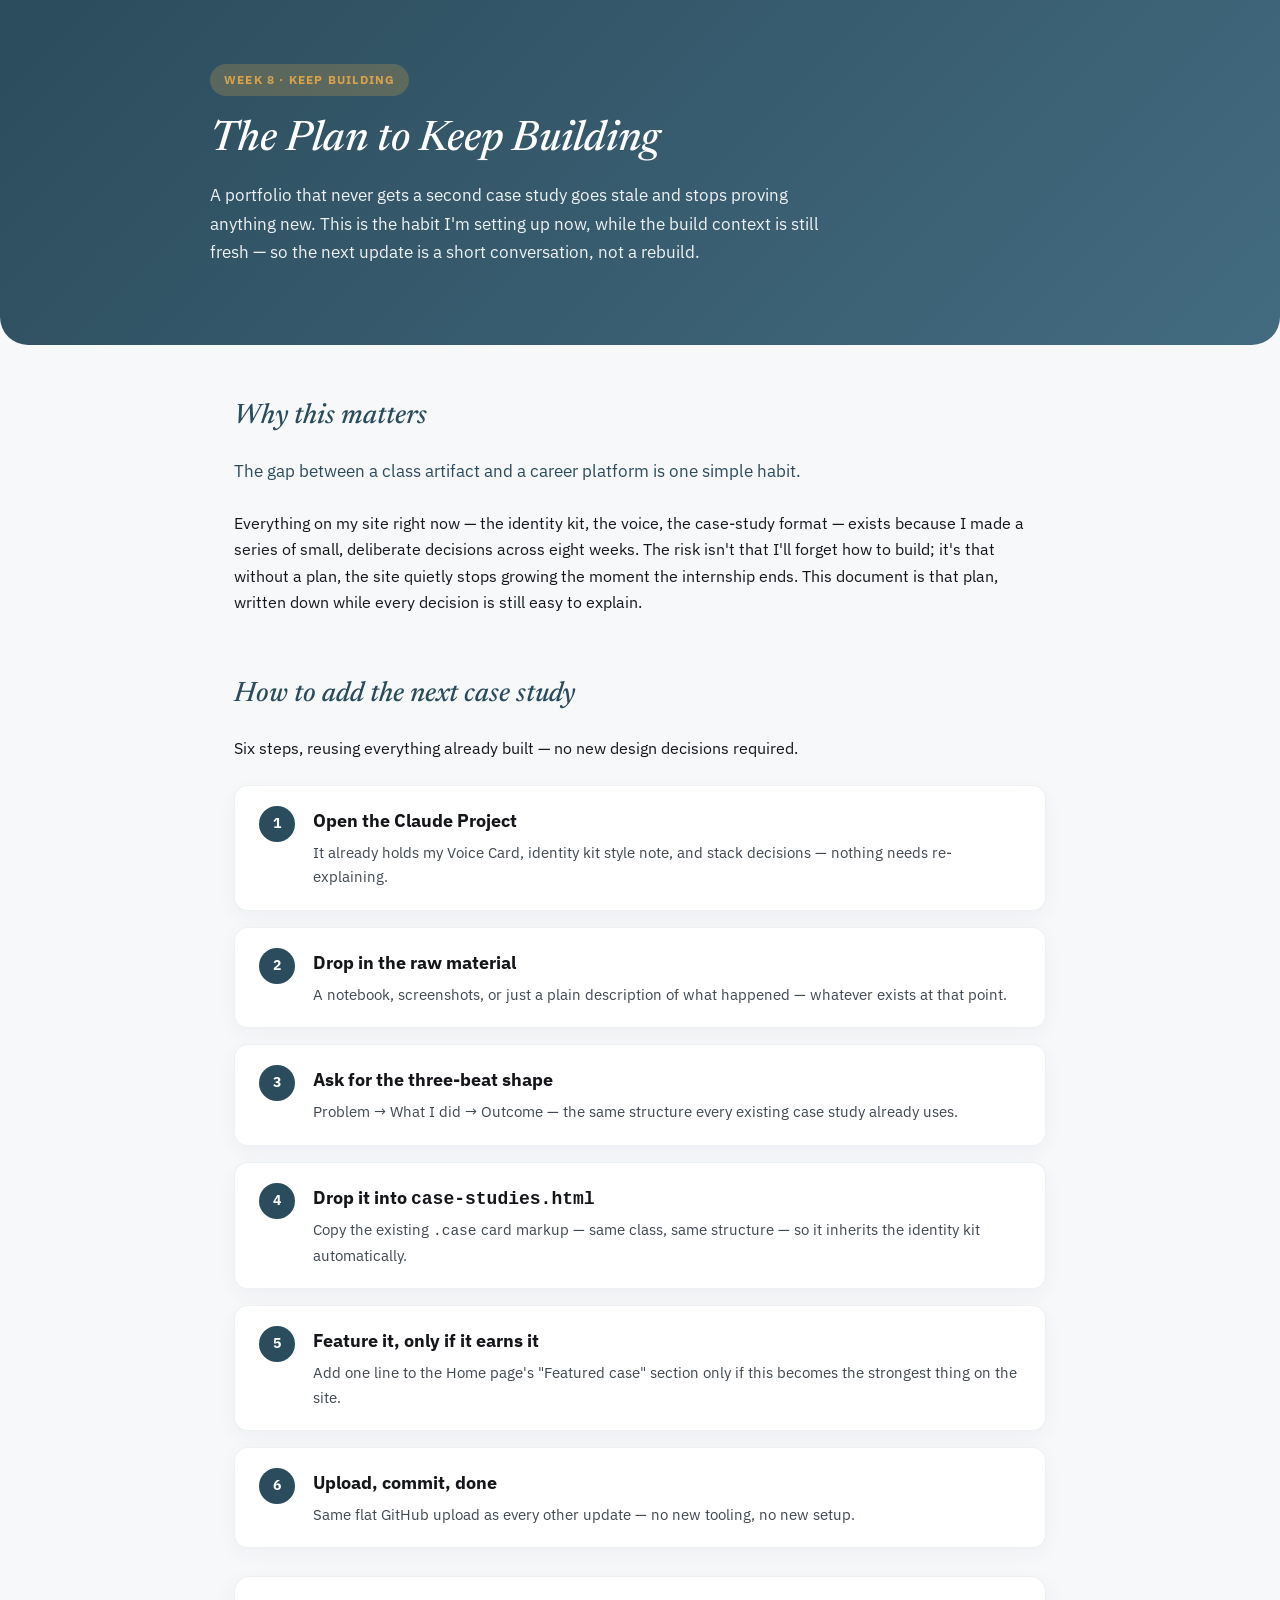
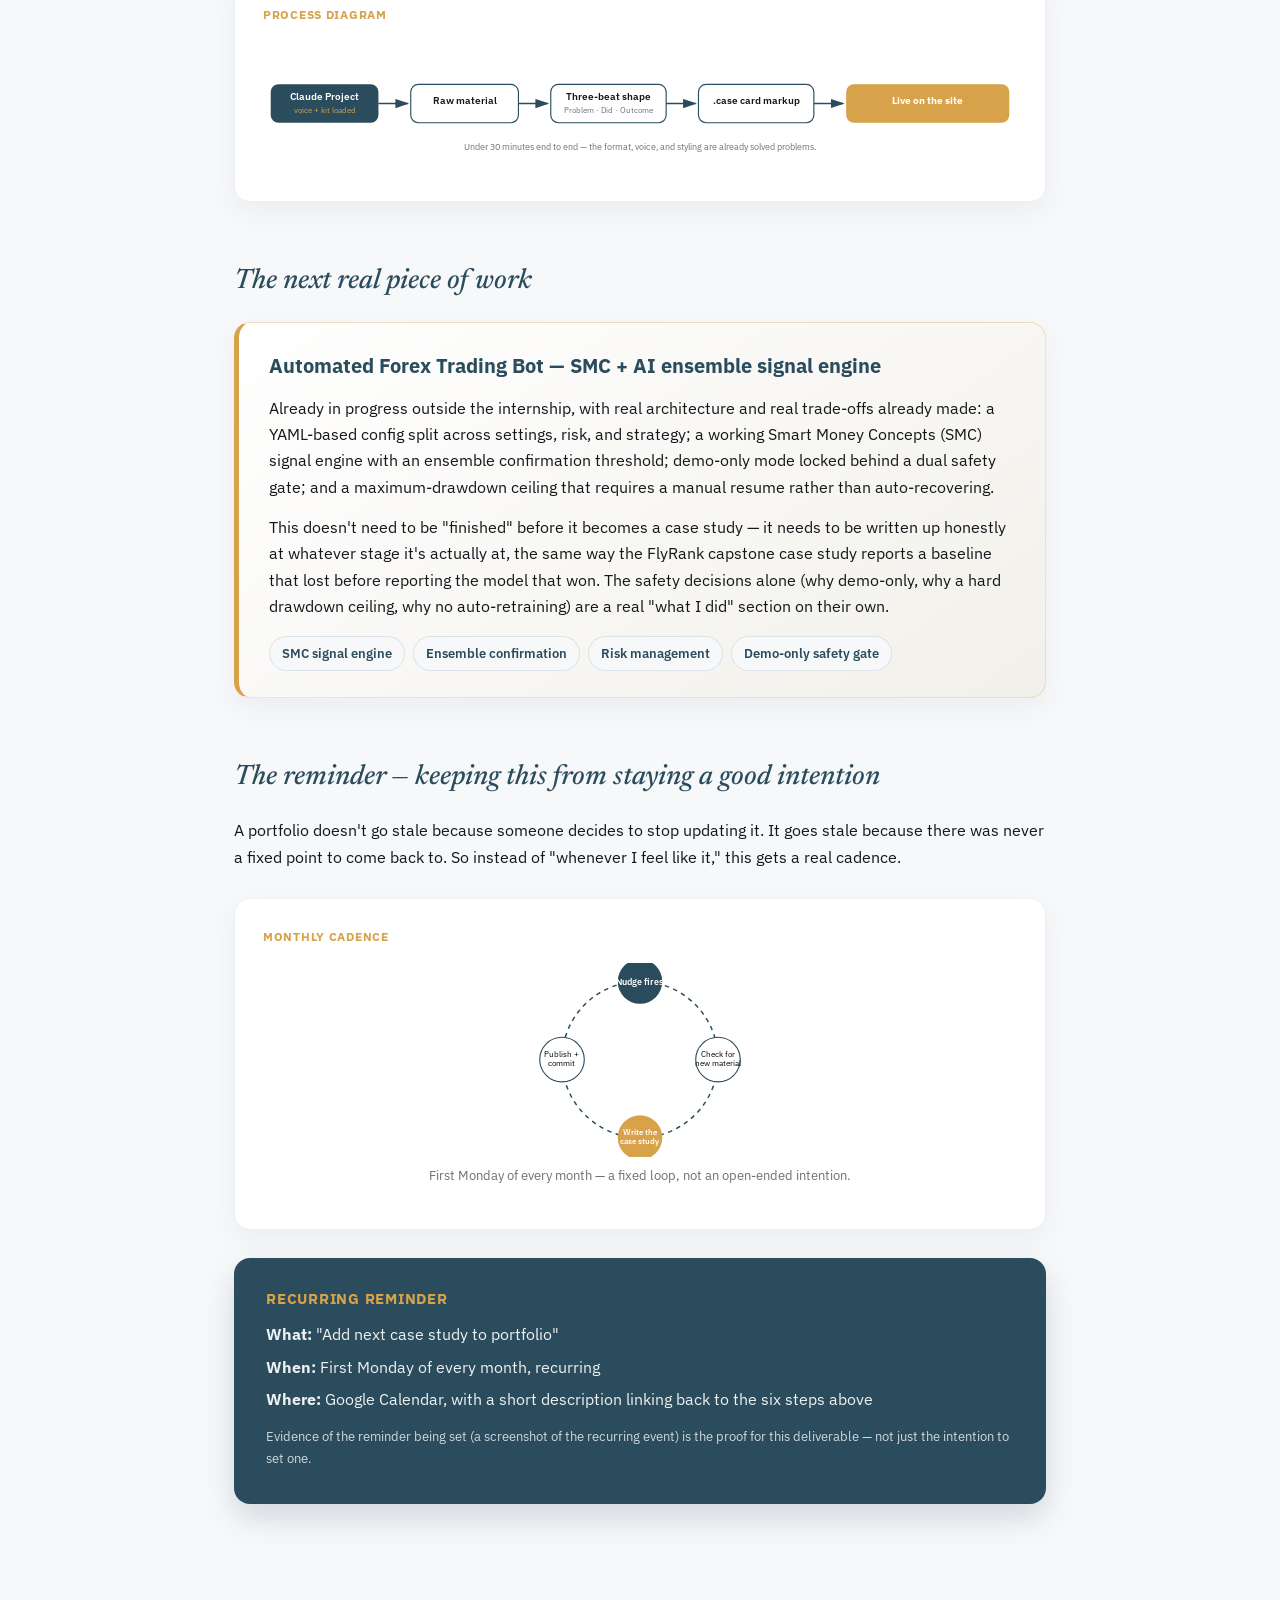
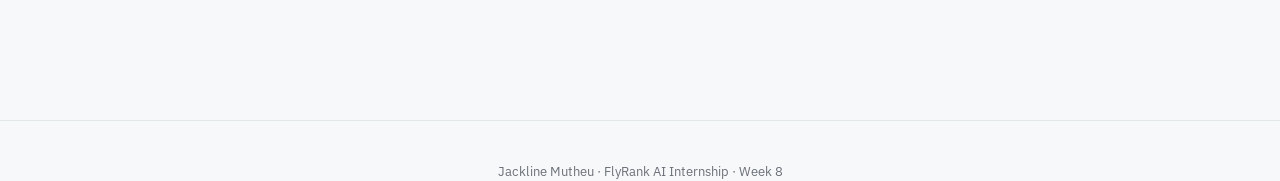
<file: plan-to-keep-building.html>
<!DOCTYPE html>
<html lang="en">
<head>
<meta charset="UTF-8">
<meta name="viewport" content="width=device-width, initial-scale=1.0">
<title>The Plan to Keep Building — Jackline Mutheu</title>
<link rel="preconnect" href="https://fonts.googleapis.com">
<link href="https://fonts.googleapis.com/css2?family=Newsreader:ital,opsz,wght@0,6..72,400;0,6..72,500;1,6..72,500&family=IBM+Plex+Sans:wght@400;500;600;700&display=swap" rel="stylesheet">
<style>
  :root {
    --main: #2B4C5C;
    --text: #14161A;
    --bg: #F7F8FA;
    --accent: #D8A24A;
  }
  * { box-sizing: border-box; margin: 0; padding: 0; }
  body { background: var(--bg); color: var(--text); font-family: 'IBM Plex Sans', sans-serif; line-height: 1.7; }
  main { max-width: 860px; margin: 0 auto; padding: 0 24px 96px; }

  .hero {
    background: linear-gradient(135deg, var(--main), #436B80);
    color: white;
    padding: 64px 48px;
    border-radius: 0 0 28px 28px;
    margin-bottom: 48px;
  }
  .hero .kicker {
    display: inline-block;
    background: rgba(216,162,74,0.25);
    color: var(--accent);
    font-size: 12px;
    font-weight: 700;
    letter-spacing: 0.1em;
    text-transform: uppercase;
    padding: 6px 14px;
    border-radius: 20px;
    margin-bottom: 20px;
  }
  .hero h1 {
    font-family: 'Newsreader', serif;
    font-style: italic;
    font-weight: 500;
    font-size: 42px;
    line-height: 1.15;
    margin-bottom: 16px;
  }
  .hero p { font-size: 17px; opacity: 0.92; max-width: 620px; }

  section { margin-bottom: 56px; }
  h2 {
    font-family: 'Newsreader', serif;
    font-style: italic;
    font-weight: 500;
    font-size: 28px;
    color: var(--main);
    margin-bottom: 16px;
  }
  h3 { font-size: 18px; margin-bottom: 8px; color: var(--text); }
  p { font-size: 15.5px; margin-bottom: 14px; }
  p.lead { font-size: 17px; color: var(--main); margin-bottom: 24px; }

  .card {
    background: white;
    border: 1px solid rgba(43,76,92,0.09);
    border-radius: 16px;
    padding: 28px;
    box-shadow: 0 10px 26px rgba(43,76,92,0.06);
    margin-bottom: 20px;
  }

  .step-grid { display: grid; gap: 16px; margin: 24px 0; }
  .step {
    display: flex;
    gap: 18px;
    background: white;
    border: 1px solid rgba(43,76,92,0.08);
    border-radius: 14px;
    padding: 20px 24px;
    box-shadow: 0 6px 18px rgba(43,76,92,0.05);
  }
  .step-num {
    flex-shrink: 0;
    width: 36px; height: 36px;
    background: var(--main);
    color: white;
    border-radius: 50%;
    display: flex; align-items: center; justify-content: center;
    font-weight: 700; font-size: 14px;
  }
  .step-body h3 { margin-bottom: 4px; }
  .step-body p { margin-bottom: 0; font-size: 14.5px; color: #3f4750; }

  .diagram-wrap {
    background: white;
    border: 1px solid rgba(43,76,92,0.08);
    border-radius: 16px;
    padding: 28px;
    margin: 28px 0;
    box-shadow: 0 10px 26px rgba(43,76,92,0.06);
    overflow-x: auto;
  }
  .diagram-label {
    font-size: 12px;
    text-transform: uppercase;
    letter-spacing: 0.06em;
    font-weight: 700;
    color: var(--accent);
    margin-bottom: 16px;
  }

  .highlight-card {
    background: linear-gradient(145deg, #ffffff, #f2f0ea);
    border: 1px solid rgba(216,162,74,0.3);
    border-left: 5px solid var(--accent);
    border-radius: 16px;
    padding: 26px 30px;
    box-shadow: 0 10px 26px rgba(43,76,92,0.06);
  }
  .highlight-card h3 { color: var(--main); font-size: 20px; }

  .tag-row { display: flex; flex-wrap: wrap; gap: 8px; margin-top: 16px; }
  .tag {
    background: var(--bg);
    border: 1px solid rgba(43,76,92,0.12);
    color: var(--main);
    font-size: 12.5px;
    font-weight: 600;
    padding: 6px 12px;
    border-radius: 20px;
  }

  .reminder-box {
    background: var(--main);
    color: white;
    border-radius: 16px;
    padding: 28px 32px;
    box-shadow: 0 14px 30px rgba(43,76,92,0.18);
  }
  .reminder-box h3 { color: var(--accent); font-size: 15px; text-transform: uppercase; letter-spacing: 0.05em; margin-bottom: 10px; }
  .reminder-box p { color: rgba(255,255,255,0.92); margin-bottom: 6px; }

  footer {
    text-align: center;
    padding: 40px 24px 0;
    color: #6B7078;
    font-size: 13px;
    border-top: 1px solid rgba(43,76,92,0.1);
    margin-top: 64px;
  }
</style>
</head>
<body>

<div class="hero">
  <main style="padding:0;">
    <span class="kicker">Week 8 · Keep Building</span>
    <h1>The Plan to Keep Building</h1>
    <p>A portfolio that never gets a second case study goes stale and stops proving anything new. This is the habit I'm setting up now, while the build context is still fresh — so the next update is a short conversation, not a rebuild.</p>
  </main>
</div>

<main>

  <section>
    <h2>Why this matters</h2>
    <p class="lead">The gap between a class artifact and a career platform is one simple habit.</p>
    <p>Everything on my site right now — the identity kit, the voice, the case-study format — exists because I made a series of small, deliberate decisions across eight weeks. The risk isn't that I'll forget how to build; it's that without a plan, the site quietly stops growing the moment the internship ends. This document is that plan, written down while every decision is still easy to explain.</p>
  </section>

  <section>
    <h2>How to add the next case study</h2>
    <p>Six steps, reusing everything already built — no new design decisions required.</p>

    <div class="step-grid">
      <div class="step">
        <div class="step-num">1</div>
        <div class="step-body">
          <h3>Open the Claude Project</h3>
          <p>It already holds my Voice Card, identity kit style note, and stack decisions — nothing needs re-explaining.</p>
        </div>
      </div>
      <div class="step">
        <div class="step-num">2</div>
        <div class="step-body">
          <h3>Drop in the raw material</h3>
          <p>A notebook, screenshots, or just a plain description of what happened — whatever exists at that point.</p>
        </div>
      </div>
      <div class="step">
        <div class="step-num">3</div>
        <div class="step-body">
          <h3>Ask for the three-beat shape</h3>
          <p>Problem → What I did → Outcome — the same structure every existing case study already uses.</p>
        </div>
      </div>
      <div class="step">
        <div class="step-num">4</div>
        <div class="step-body">
          <h3>Drop it into <code>case-studies.html</code></h3>
          <p>Copy the existing <code>.case</code> card markup — same class, same structure — so it inherits the identity kit automatically.</p>
        </div>
      </div>
      <div class="step">
        <div class="step-num">5</div>
        <div class="step-body">
          <h3>Feature it, only if it earns it</h3>
          <p>Add one line to the Home page's "Featured case" section only if this becomes the strongest thing on the site.</p>
        </div>
      </div>
      <div class="step">
        <div class="step-num">6</div>
        <div class="step-body">
          <h3>Upload, commit, done</h3>
          <p>Same flat GitHub upload as every other update — no new tooling, no new setup.</p>
        </div>
      </div>
    </div>

    <div class="diagram-wrap">
      <div class="diagram-label">Process diagram</div>
      <svg viewBox="0 0 980 160" xmlns="http://www.w3.org/2000/svg" style="width:100%; height:auto; font-family:'IBM Plex Sans',sans-serif;">
        <defs>
          <marker id="arrow" markerWidth="10" markerHeight="10" refX="8" refY="3" orient="auto" markerUnits="strokeWidth">
            <path d="M0,0 L0,6 L9,3 z" fill="#2B4C5C"/>
          </marker>
        </defs>
        <!-- boxes -->
        <g font-size="12.5" fill="#14161A">
          <rect x="10" y="55" width="140" height="50" rx="10" fill="#2B4C5C"/>
          <text x="80" y="75" text-anchor="middle" fill="white" font-weight="600">Claude Project</text>
          <text x="80" y="92" text-anchor="middle" fill="#D8A24A" font-size="10.5">voice + kit loaded</text>

          <rect x="192" y="55" width="140" height="50" rx="10" fill="white" stroke="#2B4C5C" stroke-width="1.5"/>
          <text x="262" y="80" text-anchor="middle" font-weight="600">Raw material</text>

          <rect x="374" y="55" width="150" height="50" rx="10" fill="white" stroke="#2B4C5C" stroke-width="1.5"/>
          <text x="449" y="75" text-anchor="middle" font-weight="600">Three-beat shape</text>
          <text x="449" y="92" text-anchor="middle" font-size="10.5" fill="#6B7078">Problem · Did · Outcome</text>

          <rect x="566" y="55" width="150" height="50" rx="10" fill="white" stroke="#2B4C5C" stroke-width="1.5"/>
          <text x="641" y="80" text-anchor="middle" font-weight="600">.case card markup</text>

          <rect x="758" y="55" width="212" height="50" rx="10" fill="#D8A24A"/>
          <text x="864" y="80" text-anchor="middle" fill="white" font-weight="700">Live on the site</text>
        </g>
        <!-- arrows -->
        <line x1="150" y1="80" x2="188" y2="80" stroke="#2B4C5C" stroke-width="2" marker-end="url(#arrow)"/>
        <line x1="332" y1="80" x2="370" y2="80" stroke="#2B4C5C" stroke-width="2" marker-end="url(#arrow)"/>
        <line x1="524" y1="80" x2="562" y2="80" stroke="#2B4C5C" stroke-width="2" marker-end="url(#arrow)"/>
        <line x1="716" y1="80" x2="754" y2="80" stroke="#2B4C5C" stroke-width="2" marker-end="url(#arrow)"/>
        <text x="490" y="140" text-anchor="middle" font-size="12" fill="#6B7078">Under 30 minutes end to end — the format, voice, and styling are already solved problems.</text>
      </svg>
    </div>
  </section>

  <section>
    <h2>The next real piece of work</h2>
    <div class="highlight-card">
      <h3>Automated Forex Trading Bot — SMC + AI ensemble signal engine</h3>
      <p style="margin-top:12px;">Already in progress outside the internship, with real architecture and real trade-offs already made: a YAML-based config split across settings, risk, and strategy; a working Smart Money Concepts (SMC) signal engine with an ensemble confirmation threshold; demo-only mode locked behind a dual safety gate; and a maximum-drawdown ceiling that requires a manual resume rather than auto-recovering.</p>
      <p>This doesn't need to be "finished" before it becomes a case study — it needs to be written up honestly at whatever stage it's actually at, the same way the FlyRank capstone case study reports a baseline that lost before reporting the model that won. The safety decisions alone (why demo-only, why a hard drawdown ceiling, why no auto-retraining) are a real "what I did" section on their own.</p>
      <div class="tag-row">
        <span class="tag">SMC signal engine</span>
        <span class="tag">Ensemble confirmation</span>
        <span class="tag">Risk management</span>
        <span class="tag">Demo-only safety gate</span>
      </div>
    </div>
  </section>

  <section>
    <h2>The reminder — keeping this from staying a good intention</h2>
    <p>A portfolio doesn't go stale because someone decides to stop updating it. It goes stale because there was never a fixed point to come back to. So instead of "whenever I feel like it," this gets a real cadence.</p>

    <div class="diagram-wrap">
      <div class="diagram-label">Monthly cadence</div>
      <svg viewBox="0 0 700 260" xmlns="http://www.w3.org/2000/svg" style="width:100%; max-width:520px; margin:0 auto; display:block; font-family:'IBM Plex Sans',sans-serif;">
        <circle cx="350" cy="130" r="105" fill="none" stroke="#2B4C5C" stroke-width="2" stroke-dasharray="6 6"/>
        <circle cx="350" cy="25" r="30" fill="#2B4C5C"/>
        <text x="350" y="30" text-anchor="middle" fill="white" font-size="12" font-weight="600">Nudge fires</text>

        <circle cx="455" cy="130" r="30" fill="white" stroke="#2B4C5C" stroke-width="1.5"/>
        <text x="455" y="126" text-anchor="middle" font-size="10.5">Check for</text>
        <text x="455" y="138" text-anchor="middle" font-size="10.5">new material</text>

        <circle cx="350" cy="235" r="30" fill="#D8A24A"/>
        <text x="350" y="231" text-anchor="middle" fill="white" font-size="10.5" font-weight="600">Write the</text>
        <text x="350" y="243" text-anchor="middle" fill="white" font-size="10.5" font-weight="600">case study</text>

        <circle cx="245" cy="130" r="30" fill="white" stroke="#2B4C5C" stroke-width="1.5"/>
        <text x="245" y="126" text-anchor="middle" font-size="10.5">Publish +</text>
        <text x="245" y="138" text-anchor="middle" font-size="10.5">commit</text>
      </svg>
      <p style="text-align:center; font-size:13px; color:#6B7078; margin-top:8px;">First Monday of every month — a fixed loop, not an open-ended intention.</p>
    </div>

    <div class="reminder-box">
      <h3>Recurring reminder</h3>
      <p><strong>What:</strong> "Add next case study to portfolio"</p>
      <p><strong>When:</strong> First Monday of every month, recurring</p>
      <p><strong>Where:</strong> Google Calendar, with a short description linking back to the six steps above</p>
      <p style="margin-top:14px; font-size:13px; opacity:0.85;">Evidence of the reminder being set (a screenshot of the recurring event) is the proof for this deliverable — not just the intention to set one.</p>
    </div>
  </section>

</main>

<footer>
  Jackline Mutheu · FlyRank AI Internship · Week 8
</footer>

</body>
</html>
</file>
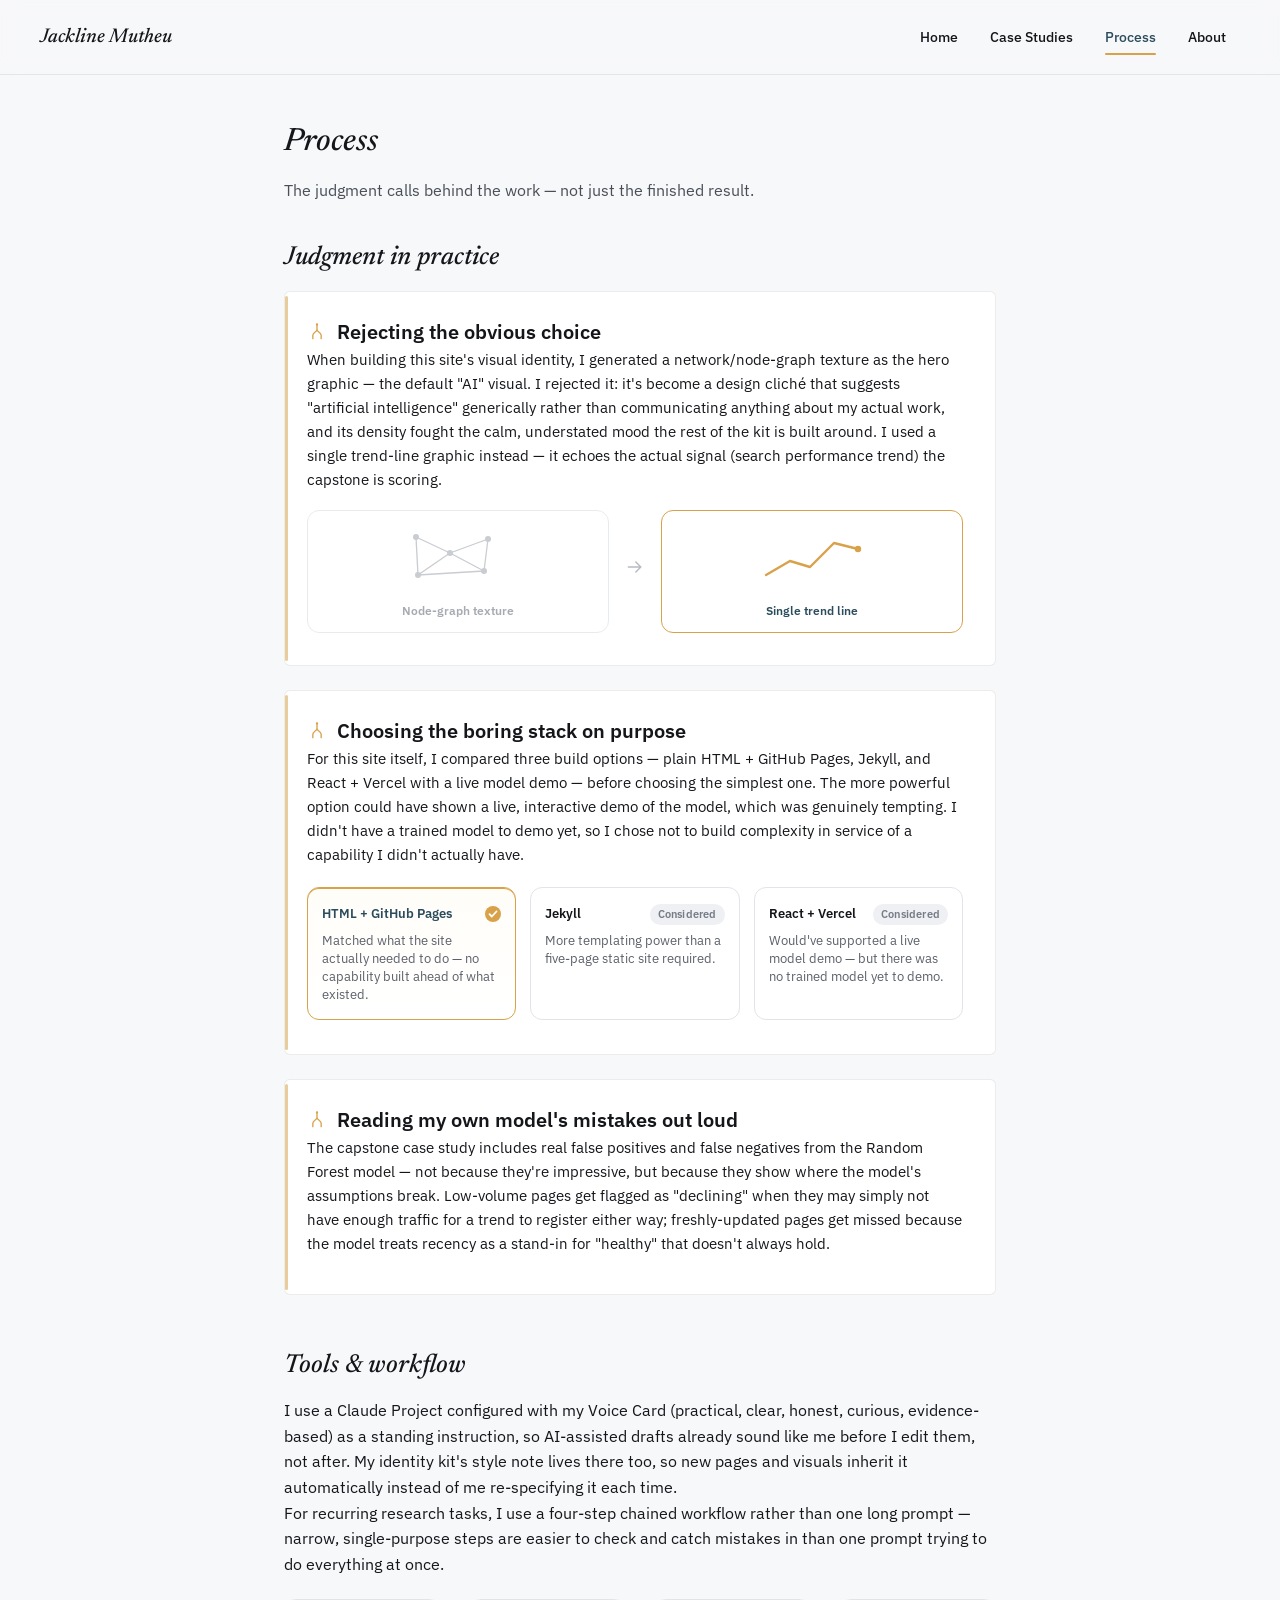
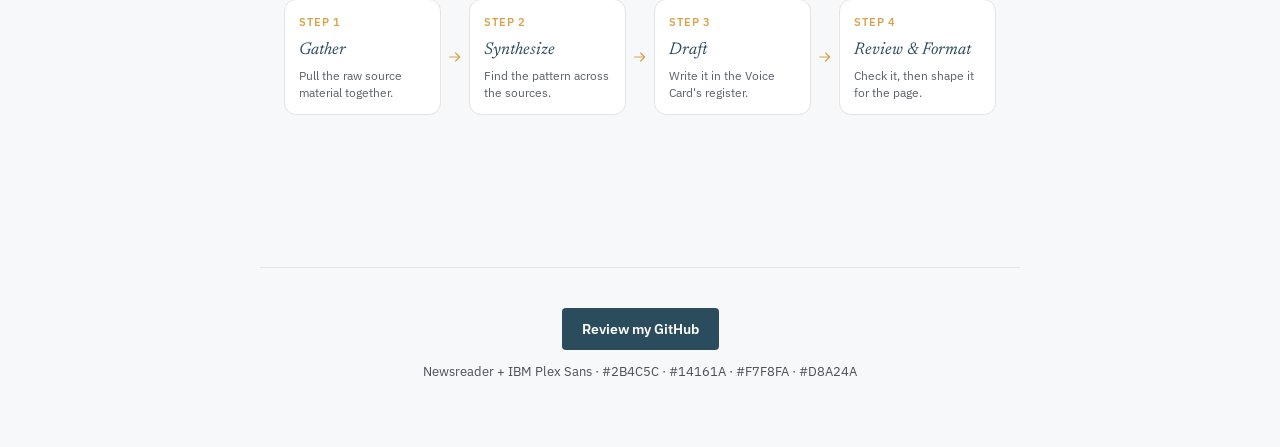
<file: process.html>
<!DOCTYPE html>
<html lang="en">
<head>
<meta charset="UTF-8">
<meta name="viewport" content="width=device-width, initial-scale=1.0">
<title>Process — Jackline Mutheu</title>
<meta name="description" content="The judgment calls behind Jackline Mutheu's FlyRank ML portfolio — design rejections, stack decisions, and reading a model's own mistakes honestly.">
<meta property="og:title" content="Process — Jackline Mutheu">
<meta property="og:description" content="The reasoning behind the build — what was rejected, what was chosen, and why.">
<meta property="og:image" content="https://jacky-gif310.github.io/jackline-portfolio/social-preview.png">
<meta property="og:type" content="website">
<meta property="og:url" content="https://jacky-gif310.github.io/jackline-portfolio/process.html">
<meta name="twitter:card" content="summary_large_image">
<link rel="icon" type="image/svg+xml" href="logo.svg">
<link rel="apple-touch-icon" href="apple-touch-icon.png">
<link rel="icon" type="image/png" sizes="32x32" href="favicon-32.png">
<link rel="preconnect" href="https://fonts.googleapis.com">
<link href="https://fonts.googleapis.com/css2?family=Newsreader:ital,opsz,wght@0,6..72,400;0,6..72,500;1,6..72,500&family=IBM+Plex+Sans:wght@400;500;600&display=swap" rel="stylesheet">
<link rel="stylesheet" href="style.css">
<style>
  /* --- Process page enhancements: scoped, additive to style.css --- */
  :root{
    --p-main:#2B4C5C;
    --p-ink:#14161A;
    --p-bg:#F7F8FA;
    --p-accent:#D8A24A;
  }

  .case{ position:relative; padding-left:22px; }
  .case::before{
    content:"";
    position:absolute; left:0; top:4px; bottom:4px; width:3px;
    border-radius:2px;
    background:var(--p-accent);
    opacity:.55;
  }
  .case h3{
    display:flex; align-items:center; gap:10px;
  }
  .case h3 .fork-icon{ flex:0 0 auto; }

  /* fork-in-the-road motif: one icon language reused for every judgment call on the page */
  .fork-icon{ width:20px; height:20px; }
  .fork-icon path{ fill:none; stroke:var(--p-accent); stroke-width:1.6; stroke-linecap:round; stroke-linejoin:round; }
  .fork-icon circle{ fill:var(--p-accent); }

  /* --- Stack decision diagram --- */
  .stack-diagram{
    display:grid;
    grid-template-columns:repeat(3,1fr);
    gap:14px;
    margin:20px 0 6px;
  }
  .stack-card{
    border:1px solid #E1E4E9;
    border-radius:12px;
    padding:16px 14px;
    background:#fff;
    font-family:'IBM Plex Sans',sans-serif;
    transition:transform .15s ease, box-shadow .15s ease;
  }
  .stack-card:hover{ transform:translateY(-2px); box-shadow:0 6px 18px rgba(20,22,26,0.06); }
  .stack-card .label{
    font-size:13px; font-weight:600; color:var(--p-ink);
    display:flex; align-items:center; justify-content:space-between; gap:8px;
    margin-bottom:6px;
  }
  .stack-card .note{ font-size:12.5px; color:#5B6069; line-height:1.45; }
  .stack-card.chosen{
    border-color:var(--p-accent);
    background:linear-gradient(180deg,#FFFDF8, #ffffff);
    box-shadow:0 1px 0 var(--p-accent) inset;
  }
  .stack-card.chosen .label{ color:var(--p-main); }
  .badge{
    font-size:10.5px; font-weight:600; letter-spacing:.02em;
    padding:2px 8px; border-radius:999px;
    white-space:nowrap;
  }
  .badge.considered{ background:#EEF0F3; color:#767B85; }
  .check-dot{ width:16px; height:16px; flex:0 0 auto; }
  .check-dot circle{ fill:var(--p-accent); }
  .check-dot path{ stroke:#fff; stroke-width:1.8; fill:none; stroke-linecap:round; stroke-linejoin:round; }

  @media (max-width:640px){
    .stack-diagram{ grid-template-columns:1fr; }
  }

  /* --- Workflow pipeline diagram --- */
  .workflow-diagram{
    margin:22px 0 8px;
    display:flex;
    align-items:stretch;
    gap:0;
    flex-wrap:wrap;
  }
  .workflow-step{
    flex:1 1 0;
    min-width:140px;
    background:#fff;
    border:1px solid #E1E4E9;
    border-radius:12px;
    padding:14px 14px 12px;
    position:relative;
    font-family:'IBM Plex Sans',sans-serif;
  }
  .workflow-step + .workflow-step{ margin-left:14px; }
  .workflow-step .step-eyebrow{
    font-size:10.5px; letter-spacing:.08em; text-transform:uppercase;
    color:var(--p-accent); font-weight:600; margin-bottom:6px;
  }
  .workflow-step .step-title{
    font-family:'Newsreader',serif; font-style:italic;
    font-size:17px; color:var(--p-main); margin-bottom:4px;
  }
  .workflow-step .step-desc{ font-size:12px; color:#5B6069; line-height:1.4; }
  .workflow-arrow{
    display:flex; align-items:center; justify-content:center;
    width:28px; flex:0 0 auto; color:var(--p-accent);
  }
  .workflow-arrow svg{ width:16px; height:16px; }
  .workflow-arrow path{ stroke:var(--p-accent); stroke-width:1.8; fill:none; stroke-linecap:round; stroke-linejoin:round; }

  @media (max-width:760px){
    .workflow-diagram{ flex-direction:column; }
    .workflow-step + .workflow-step{ margin-left:0; margin-top:14px; }
    .workflow-arrow{ width:auto; height:22px; transform:rotate(90deg); margin:2px auto; }
  }

  /* --- Rejected vs chosen visual swatch --- */
  .swatch-row{
    display:flex; gap:16px; align-items:center; margin:18px 0 4px; flex-wrap:wrap;
  }
  .swatch{
    flex:1 1 180px;
    border-radius:12px;
    border:1px solid #E1E4E9;
    background:#fff;
    padding:12px;
    text-align:center;
    font-family:'IBM Plex Sans',sans-serif;
  }
  .swatch svg{ display:block; margin:0 auto 8px; }
  .swatch .swatch-label{ font-size:12px; font-weight:600; }
  .swatch.rejected .swatch-label{ color:#8A8F98; }
  .swatch.rejected{ opacity:.75; }
  .swatch.chosen{ border-color:var(--p-accent); }
  .swatch.chosen .swatch-label{ color:var(--p-main); }
  .swatch-arrow{ flex:0 0 auto; color:#B7BBC2; }
  .swatch-arrow svg{ width:20px; height:20px; }
  .swatch-arrow path{ stroke:currentColor; stroke-width:1.8; fill:none; stroke-linecap:round; stroke-linejoin:round; }
</style>
<!-- Google Analytics -->
<script async src="https://www.googletagmanager.com/gtag/js?id=G-D84YJZMEXK"></script>
<script>
  window.dataLayer = window.dataLayer || [];
  function gtag(){dataLayer.push(arguments);}
  gtag("js", new Date());
  gtag("config", "G-D84YJZMEXK");
</script>
</head>
<body>

<nav>
  <a href="index.html" class="brand">Jackline Mutheu</a>
  <div class="links">
    <a href="index.html">Home</a>
    <a href="case-studies.html">Case Studies</a>
    <a href="process.html" class="active">Process</a>
    <a href="about.html">About</a>
  </div>
</nav>

<main>
  <h1 style="font-size:32px; margin-bottom: 16px;">Process</h1>
  <p style="margin-bottom: 40px; color:#4A4E57;">The judgment calls behind the work — not just the finished result.</p>

  <section>
    <h2>Judgment in practice</h2>

    <div class="case">
      <h3>
        <svg class="fork-icon" viewBox="0 0 24 24"><path d="M12 3v6M12 9c0 3-5 3-5 7M12 9c0 3 5 3 5 7M7 16v4M17 16v4"/><circle cx="12" cy="3" r="1.4"/></svg>
        Rejecting the obvious choice
      </h3>
      <p>When building this site's visual identity, I generated a network/node-graph texture as the hero graphic — the default "AI" visual. I rejected it: it's become a design cliché that suggests "artificial intelligence" generically rather than communicating anything about my actual work, and its density fought the calm, understated mood the rest of the kit is built around. I used a single trend-line graphic instead — it echoes the actual signal (search performance trend) the capstone is scoring.</p>

      <div class="swatch-row">
        <div class="swatch rejected">
          <svg width="120" height="70" viewBox="0 0 120 70">
            <g stroke="#B7BBC2" stroke-width="1.3">
              <line x1="18" y1="14" x2="52" y2="30"/>
              <line x1="18" y1="14" x2="20" y2="52"/>
              <line x1="52" y1="30" x2="20" y2="52"/>
              <line x1="52" y1="30" x2="90" y2="16"/>
              <line x1="52" y1="30" x2="86" y2="48"/>
              <line x1="20" y1="52" x2="86" y2="48"/>
              <line x1="90" y1="16" x2="86" y2="48"/>
            </g>
            <g fill="#B7BBC2">
              <circle cx="18" cy="14" r="3"/>
              <circle cx="52" cy="30" r="3"/>
              <circle cx="20" cy="52" r="3"/>
              <circle cx="90" cy="16" r="3"/>
              <circle cx="86" cy="48" r="3"/>
            </g>
          </svg>
          <div class="swatch-label">Node-graph texture</div>
        </div>
        <div class="swatch-arrow">
          <svg viewBox="0 0 24 24"><path d="M4 12h15M13 6l6 6-6 6"/></svg>
        </div>
        <div class="swatch chosen">
          <svg width="120" height="70" viewBox="0 0 120 70">
            <polyline points="14,52 38,38 58,44 82,20 106,26" fill="none" stroke="#D8A24A" stroke-width="2.4" stroke-linecap="round" stroke-linejoin="round"/>
            <circle cx="106" cy="26" r="3.2" fill="#D8A24A"/>
          </svg>
          <div class="swatch-label">Single trend line</div>
        </div>
      </div>
    </div>

    <div class="case">
      <h3>
        <svg class="fork-icon" viewBox="0 0 24 24"><path d="M12 3v6M12 9c0 3-5 3-5 7M12 9c0 3 5 3 5 7M7 16v4M17 16v4"/><circle cx="12" cy="3" r="1.4"/></svg>
        Choosing the boring stack on purpose
      </h3>
      <p>For this site itself, I compared three build options — plain HTML + GitHub Pages, Jekyll, and React + Vercel with a live model demo — before choosing the simplest one. The more powerful option could have shown a live, interactive demo of the model, which was genuinely tempting. I didn't have a trained model to demo yet, so I chose not to build complexity in service of a capability I didn't actually have.</p>

      <div class="stack-diagram">
        <div class="stack-card chosen">
          <div class="label">
            <span>HTML + GitHub Pages</span>
            <svg class="check-dot" viewBox="0 0 16 16"><circle cx="8" cy="8" r="8"/><path d="M4.5 8.2l2.3 2.3L11.5 5.5"/></svg>
          </div>
          <div class="note">Matched what the site actually needed to do — no capability built ahead of what existed.</div>
        </div>
        <div class="stack-card">
          <div class="label"><span>Jekyll</span><span class="badge considered">Considered</span></div>
          <div class="note">More templating power than a five-page static site required.</div>
        </div>
        <div class="stack-card">
          <div class="label"><span>React + Vercel</span><span class="badge considered">Considered</span></div>
          <div class="note">Would've supported a live model demo — but there was no trained model yet to demo.</div>
        </div>
      </div>
    </div>

    <div class="case">
      <h3>
        <svg class="fork-icon" viewBox="0 0 24 24"><path d="M12 3v6M12 9c0 3-5 3-5 7M12 9c0 3 5 3 5 7M7 16v4M17 16v4"/><circle cx="12" cy="3" r="1.4"/></svg>
        Reading my own model's mistakes out loud
      </h3>
      <p>The capstone case study includes real false positives and false negatives from the Random Forest model — not because they're impressive, but because they show where the model's assumptions break. Low-volume pages get flagged as "declining" when they may simply not have enough traffic for a trend to register either way; freshly-updated pages get missed because the model treats recency as a stand-in for "healthy" that doesn't always hold.</p>
    </div>
  </section>

  <section>
    <h2>Tools & workflow</h2>
    <p>I use a Claude Project configured with my Voice Card (practical, clear, honest, curious, evidence-based) as a standing instruction, so AI-assisted drafts already sound like me before I edit them, not after. My identity kit's style note lives there too, so new pages and visuals inherit it automatically instead of me re-specifying it each time.</p>
    <p>For recurring research tasks, I use a four-step chained workflow rather than one long prompt — narrow, single-purpose steps are easier to check and catch mistakes in than one prompt trying to do everything at once.</p>

    <div class="workflow-diagram">
      <div class="workflow-step">
        <div class="step-eyebrow">Step 1</div>
        <div class="step-title">Gather</div>
        <div class="step-desc">Pull the raw source material together.</div>
      </div>
      <div class="workflow-arrow"><svg viewBox="0 0 24 24"><path d="M4 12h15M13 6l6 6-6 6"/></svg></div>
      <div class="workflow-step">
        <div class="step-eyebrow">Step 2</div>
        <div class="step-title">Synthesize</div>
        <div class="step-desc">Find the pattern across the sources.</div>
      </div>
      <div class="workflow-arrow"><svg viewBox="0 0 24 24"><path d="M4 12h15M13 6l6 6-6 6"/></svg></div>
      <div class="workflow-step">
        <div class="step-eyebrow">Step 3</div>
        <div class="step-title">Draft</div>
        <div class="step-desc">Write it in the Voice Card's register.</div>
      </div>
      <div class="workflow-arrow"><svg viewBox="0 0 24 24"><path d="M4 12h15M13 6l6 6-6 6"/></svg></div>
      <div class="workflow-step">
        <div class="step-eyebrow">Step 4</div>
        <div class="step-title">Review & Format</div>
        <div class="step-desc">Check it, then shape it for the page.</div>
      </div>
    </div>
  </section>
</main>

<footer>
  <a class="cta primary" href="https://github.com/Jacky-gif310/flyrank-ml-internship" target="_blank" rel="noopener">Review my GitHub</a>
  <p class="style-note">Newsreader + IBM Plex Sans · #2B4C5C · #14161A · #F7F8FA · #D8A24A</p>
</footer>

</body>
</html>
</file>
<file: styles.css>
:root{--ink:#14161A;--blue:#2B4C5C;--paper:#F7F8FA;--gold:#D8A24A;--muted:#667078;--line:#dfe4e7;--white:#fff;--serif:"Newsreader",Georgia,serif;--sans:"IBM Plex Sans",Arial,sans-serif}*{box-sizing:border-box}html{scroll-behavior:smooth}body{margin:0;background:var(--paper);color:var(--ink);font-family:var(--sans);line-height:1.65}a{color:inherit;text-decoration:none}button,input{font:inherit}.section-wrap{width:min(1160px,calc(100% - 48px));margin:0 auto}.skip-link{position:absolute;left:-9999px;top:8px;background:#fff;padding:10px;z-index:99}.skip-link:focus{left:8px}.site-header{height:82px;display:flex;align-items:center;justify-content:space-between;padding:0 max(24px,calc((100vw - 1160px)/2));border-bottom:1px solid var(--line);background:rgba(247,248,250,.94);position:sticky;top:0;z-index:10;backdrop-filter:blur(14px)}.brand{display:flex;align-items:center;gap:11px;font-weight:600;font-size:14px;letter-spacing:.01em}.monogram{position:relative;display:grid;place-items:center;width:36px;height:36px;background:var(--blue);color:white;font-size:12px;letter-spacing:-.05em}.monogram span{position:absolute;width:6px;height:6px;border-radius:50%;background:var(--gold);right:3px;top:3px}nav{display:flex;align-items:center;gap:30px;font-size:13px;color:#465159}nav a:hover,.text-link:hover,.secondary-link:hover{color:var(--blue);text-decoration:underline;text-underline-offset:4px}.nav-cta{border:1px solid #b8c3c8;padding:8px 14px;color:var(--ink)}.menu-toggle{display:none;background:none;border:0;font-size:23px}.hero{padding-top:92px;padding-bottom:90px;display:grid;grid-template-columns:1.1fr .8fr;gap:9%;align-items:center}.eyebrow{font-size:10px;font-weight:700;letter-spacing:.16em;color:var(--blue);margin:0 0 20px}.status-dot{display:inline-block;width:7px;height:7px;background:#4c8b69;border-radius:50%;margin-right:8px;vertical-align:middle}.hero h1,.section-heading h2,.approach-layout h2,.about-copy h2,.assistant-intro h2,.contact-layout h2{font-family:var(--serif);font-weight:400;letter-spacing:-.045em;line-height:1.03;margin:0}.hero h1{font-size:clamp(46px,5.3vw,72px);max-width:660px}.hero h1 em,.about-copy h2 em,.contact-layout h2 em{color:var(--blue);font-weight:400}.hero-lede{font-size:17px;color:#515b61;max-width:570px;margin:25px 0 30px}.hero-actions{display:flex;align-items:center;gap:24px;flex-wrap:wrap}.button{display:inline-flex;align-items:center;gap:25px;padding:13px 17px;font-size:12px;font-weight:600;transition:transform .2s}.button:hover{transform:translateY(-2px)}.button-dark{background:var(--blue);color:white}.button-dark span{font-size:16px}.text-link{font-size:12px;font-weight:600}.hero-meta{margin-top:42px;color:#6c767c;font-size:11px;display:flex;gap:12px;align-items:center}.meta-separator{color:var(--gold)}.hero-card{background:#fff;border:1px solid var(--line);padding:27px 28px 20px;box-shadow:0 14px 35px #1b303b0a}.card-topline,.visual-header{display:flex;align-items:center;justify-content:space-between;font-size:9px;font-weight:700;letter-spacing:.14em;color:#67747a}.tiny-mark{font-size:20px;color:var(--gold)}.serif{font-family:var(--serif)}.card-statement{font-size:34px;line-height:1.08;letter-spacing:-.03em;margin:32px 0 10px;max-width:330px}.muted{font-size:12px;color:var(--muted);margin:0 0 24px}.signal-list{border-top:1px solid var(--line)}.signal-list>div{display:grid;grid-template-columns:25px 1fr auto;align-items:center;gap:9px;padding:12px 0;border-bottom:1px solid var(--line);font-size:11px}.signal-icon{color:var(--gold);font-size:16px}.signal-list b{font-size:10px;color:var(--blue);font-weight:600}.card-link{display:flex;justify-content:space-between;align-items:center;font-size:11px;font-weight:600;margin-top:18px;color:var(--blue)}.proof-strip{display:grid;grid-template-columns:repeat(4,1fr);background:#eaf0f2;border-top:1px solid #dce5e8;border-bottom:1px solid #dce5e8;padding:22px max(24px,calc((100vw - 1160px)/2));gap:24px}.proof-strip>div{display:flex;align-items:center;gap:13px;font-size:12px;font-weight:600}.proof-number,.project-index{font-size:10px;letter-spacing:.12em;color:#718087}.section-heading{display:flex;justify-content:space-between;align-items:end;gap:35px;margin-bottom:35px}.work-section{padding-top:100px;padding-bottom:105px}.section-heading h2,.approach-layout h2,.about-copy h2,.assistant-intro h2,.contact-layout h2{font-size:clamp(36px,4vw,51px)}.section-intro{max-width:360px;font-size:13px;color:var(--muted);margin:0 0 5px}.featured-project{display:grid;grid-template-columns:1fr .83fr;border:1px solid var(--line);background:#fff}.featured-main{padding:34px 38px}.project-kicker{display:flex;align-items:center;gap:14px;margin-bottom:23px}.tag{font-size:9px;letter-spacing:.12em;font-weight:700;color:var(--blue);background:#eaf0f2;padding:5px 8px}.featured-main h3,.project-card h3{font-family:var(--serif);font-size:36px;line-height:1.05;letter-spacing:-.03em;font-weight:400;margin:0 0 15px}.project-summary{font-size:14px;color:#515d64;max-width:550px}.metric-grid{display:grid;grid-template-columns:repeat(3,1fr);gap:10px;margin:28px 0 23px;padding:18px 0;border-top:1px solid var(--line);border-bottom:1px solid var(--line)}.metric-grid div{display:flex;flex-direction:column;gap:7px}.metric-grid span{font-size:9px;letter-spacing:.12em;color:#7b858a}.metric-grid b{font-size:11px;font-weight:600}.project-note{font-size:11px;color:#677178}.project-actions{display:flex;align-items:center;gap:22px;flex-wrap:wrap;margin-top:24px}.featured-visual{background:#edf2f3;display:flex;flex-direction:column;justify-content:center;padding:32px 26px}.visual-header{margin-bottom:18px}.live-pill{font-size:8px;letter-spacing:.1em;border:1px solid #c8d5d8;padding:4px 7px;color:var(--blue)}.queue-row{display:grid;grid-template-columns:30px 1fr auto;align-items:center;gap:10px;background:#fff;border:1px solid #e0e7e9;padding:14px 12px;margin-bottom:8px}.queue-highlight{border-color:#8ea8b1;box-shadow:0 3px 10px #203a460a}.queue-rank{font-family:var(--serif);font-size:21px;color:var(--blue)}.queue-lines{display:flex;flex-direction:column;line-height:1.4;gap:3px}.queue-lines b{font-size:10px}.queue-lines span{font-size:9px;color:#7a858a}.queue-score{font-size:12px;color:var(--blue);font-weight:700}.visual-footnote{font-size:9px;color:#7b858a;text-align:right;margin:9px 0 0}.project-grid{display:grid;grid-template-columns:repeat(3,1fr);gap:16px;margin-top:17px}.project-card{border:1px solid var(--line);background:#fff;padding:24px 23px 22px;display:flex;flex-direction:column;min-height:365px}.project-card-top{display:flex;justify-content:space-between;align-items:center;margin-bottom:23px}.project-symbol{font-size:25px;color:var(--gold)}.project-card .tag{align-self:flex-start;margin-bottom:13px}.project-card h3{font-size:29px;margin-bottom:12px}.project-card>p:not(.tag){font-size:12px;color:#606a70;margin-top:0}.stack-list{display:flex;gap:6px;flex-wrap:wrap;margin-top:auto;padding:18px 0 8px}.stack-list span,.skill-cloud span{font-size:9px;padding:5px 7px;border:1px solid var(--line);color:#5d686e}.secondary-link{font-size:10px;color:#677178;margin-top:10px}.approach-section{background:#eaf0f2;padding:82px 0}.approach-layout{display:grid;grid-template-columns:.85fr 1fr;gap:12%}.approach-layout h2{max-width:350px}.approach-lede{max-width:400px;font-size:13px;color:#59666d;margin-top:24px}.approach-steps{border-top:1px solid #d0dcdf}.approach-step{display:grid;grid-template-columns:45px 1fr;gap:15px;padding:21px 0;border-bottom:1px solid #d0dcdf}.approach-step>span{font-family:var(--serif);font-size:23px;color:var(--gold)}.approach-step h3{font-size:13px;margin:0 0 5px}.approach-step p{font-size:11px;color:#657178;margin:0}.about-section{display:grid;grid-template-columns:.45fr 1fr;gap:12%;padding-top:105px;padding-bottom:105px;align-items:start}.about-mark{height:180px;width:180px;border:1px solid #d3dde0;display:grid;place-items:center;position:relative;font-family:var(--serif);font-size:62px;color:var(--blue);letter-spacing:-.08em}.about-mark span{position:absolute;right:22px;top:24px;font-family:var(--sans);font-size:20px;color:var(--gold)}.about-copy h2{margin-bottom:24px}.about-copy>p:not(.eyebrow){font-size:13px;color:#59646b;max-width:660px}.skill-cloud{display:flex;flex-wrap:wrap;gap:7px;margin-top:24px}.assistant-section{background:#141e23;color:#fff;padding:86px 0}.assistant-layout{display:grid;grid-template-columns:.8fr 1fr;gap:10%;align-items:center}.assistant-intro .eyebrow{color:#c7a66e}.assistant-intro h2{max-width:360px}.assistant-intro>p:not(.eyebrow){font-size:13px;color:#c3cdd1;max-width:420px;margin-top:22px}.assistant-disclaimer{font-size:10px;color:#9eacb2;border-left:2px solid var(--gold);padding-left:12px;margin-top:24px}.chat-widget{background:#f7f8fa;color:var(--ink);border-radius:3px;overflow:hidden;box-shadow:0 18px 50px #0003}.chat-top{display:flex;align-items:center;gap:12px;padding:16px 18px;border-bottom:1px solid var(--line);background:#fff}.assistant-avatar{width:37px;height:37px;display:grid;place-items:center;background:var(--blue);color:white;font-size:12px;position:relative}.assistant-avatar span{position:absolute;color:var(--gold);right:2px;top:0;font-size:12px}.chat-top>div:nth-child(2){display:flex;flex-direction:column;line-height:1.4;flex:1}.chat-top b{font-size:11px}.chat-top small{font-size:9px;color:#6b767b;margin-top:3px}.clear-chat{border:0;background:none;color:#6c777d;font-size:19px;cursor:pointer}.chat-messages{height:230px;overflow-y:auto;padding:18px;display:flex;flex-direction:column;gap:10px}.chat-message{max-width:88%;padding:11px 13px;font-size:11px;line-height:1.6;white-space:pre-line}.assistant-message{align-self:flex-start;background:#e9eff1;color:#293940}.user-message{align-self:flex-end;background:var(--blue);color:white}.suggestion-list{display:flex;flex-wrap:wrap;gap:7px;padding:0 18px 14px}.suggestion-list button{border:1px solid #cbd5d9;background:#fff;color:var(--blue);padding:6px 9px;font-size:9px;cursor:pointer}.suggestion-list button:hover{background:#e9eff1}.chat-form{display:flex;gap:8px;padding:12px 14px;background:#fff;border-top:1px solid var(--line)}.chat-form input{flex:1;min-width:0;border:1px solid #d7dfe2;padding:11px 12px;font-size:11px;outline-color:var(--blue)}.chat-form button{width:40px;border:0;background:var(--blue);color:#fff;font-size:19px;cursor:pointer}.chat-footnote{margin:0;text-align:center;font-size:8px;color:#818b90;padding:8px;background:#fff}.contact-section{padding:90px 0;background:#fff}.contact-layout{display:grid;grid-template-columns:1fr .8fr;gap:12%;align-items:center}.contact-layout h2{margin-bottom:20px}.contact-layout>div:first-child>p:not(.eyebrow){font-size:13px;color:#667178;max-width:420px}.contact-links{border-top:1px solid var(--line)}.contact-links a{display:grid;grid-template-columns:75px 1fr 18px;gap:10px;align-items:center;padding:18px 0;border-bottom:1px solid var(--line);font-size:11px}.contact-links a>span:first-child{color:#7b858a}.contact-links b{font-weight:600}.contact-links a>span:last-child{color:var(--gold);font-size:16px}.site-footer{border-top:1px solid var(--line);padding:22px 0}.footer-inner{display:flex;align-items:center;justify-content:space-between;font-size:10px;color:#768187}.footer-inner .brand{color:var(--ink)}.footer-inner .monogram{width:30px;height:30px}.sr-only{position:absolute;width:1px;height:1px;padding:0;margin:-1px;overflow:hidden;clip:rect(0,0,0,0);white-space:nowrap;border:0}
@media(max-width:850px){.hero{grid-template-columns:1fr;gap:45px;padding-top:65px;padding-bottom:65px}.hero-card{max-width:540px}.featured-project{grid-template-columns:1fr}.featured-visual{min-height:300px}.project-grid{grid-template-columns:1fr 1fr}.project-card:last-child{grid-column:1/-1;min-height:300px}.approach-layout,.assistant-layout,.contact-layout{grid-template-columns:1fr;gap:42px}.about-section{grid-template-columns:150px 1fr;gap:8%}.about-mark{width:140px;height:140px;font-size:50px}.assistant-intro h2{max-width:none}.assistant-intro>p:not(.eyebrow){max-width:600px}}
@media(max-width:600px){.section-wrap{width:calc(100% - 36px)}.site-header{height:68px;padding:0 18px}.menu-toggle{display:block}nav{display:none;position:absolute;top:67px;left:0;right:0;background:var(--paper);padding:18px;flex-direction:column;align-items:stretch;gap:0;border-bottom:1px solid var(--line)}nav.open{display:flex}nav a{padding:12px 5px;border-bottom:1px solid var(--line)}nav .nav-cta{text-align:center;margin-top:10px}.hero{padding-top:50px}.hero h1{font-size:48px}.hero-lede{font-size:15px}.hero-meta{flex-wrap:wrap;margin-top:30px}.proof-strip{grid-template-columns:1fr 1fr;padding:19px 18px;gap:17px}.proof-strip>div{font-size:11px}.work-section{padding-top:70px;padding-bottom:70px}.section-heading{display:block}.section-heading h2,.approach-layout h2,.about-copy h2,.assistant-intro h2,.contact-layout h2{font-size:39px}.section-intro{margin-top:18px}.featured-main{padding:25px 20px}.featured-main h3{font-size:31px}.metric-grid{grid-template-columns:1fr;gap:12px}.metric-grid div{display:grid;grid-template-columns:100px 1fr}.featured-visual{padding:24px 16px}.project-grid{grid-template-columns:1fr}.project-card,.project-card:last-child{grid-column:auto;min-height:0}.project-card{padding:22px}.approach-section{padding:65px 0}.about-section{grid-template-columns:1fr;padding-top:70px;padding-bottom:70px;gap:35px}.about-mark{width:110px;height:110px;font-size:42px}.assistant-section{padding:65px 0}.chat-messages{height:250px}.contact-section{padding:65px 0}.contact-links a{grid-template-columns:62px 1fr 18px}.footer-inner{flex-wrap:wrap;gap:16px}.footer-inner>span{order:3;width:100%}}
@media(prefers-reduced-motion:reduce){html{scroll-behavior:auto}*,*::before,*::after{transition:none!important}}
:focus-visible{outline:3px solid var(--gold);outline-offset:3px}.hero-role{font-size:15px;font-weight:600;color:var(--blue);margin:15px 0 0;letter-spacing:.01em}.hero-lede{margin-top:18px}
</file>
<file: style.css>
:root {
  --main: #2B4C5C;
  --text: #14161A;
  --bg: #F7F8FA;
  --accent: #D8A24A;
}
* { box-sizing: border-box; margin: 0; padding: 0; }
body {
  background: var(--bg);
  color: var(--text);
  font-family: 'IBM Plex Sans', sans-serif;
  line-height: 1.6;
}
h1, h2, h3 {
  font-family: 'Newsreader', serif;
  font-style: italic;
  font-weight: 500;
  line-height: 1.2;
}
a { color: var(--main); }

/* --- Nav --- */
nav {
  position: sticky;
  top: 0;
  z-index: 100;
  display: flex;
  justify-content: space-between;
  align-items: center;
  gap: 24px;
  padding: 18px 40px;
  background: rgba(247,248,250,0.88);
  backdrop-filter: blur(10px);
  -webkit-backdrop-filter: blur(10px);
  border-bottom: 1px solid rgba(20,22,26,0.08);
}
nav .brand {
  font-family: 'Newsreader', serif;
  font-style: italic;
  font-weight: 500;
  font-size: 20px;
  color: var(--text);
  text-decoration: none;
  white-space: nowrap;
}
nav .links {
  display: flex;
  align-items: center;
  gap: 4px;
}
nav .links a {
  position: relative;
  margin-left: 0;
  padding: 8px 14px;
  text-decoration: none;
  color: var(--text);
  font-size: 14px;
  font-weight: 500;
  border-radius: 6px;
  transition: background .18s ease, color .18s ease;
}
nav .links a:hover { background: rgba(43,76,92,0.07); color: var(--main); }
nav .links a.active { color: var(--main); }
nav .links a.active::after {
  content: "";
  position: absolute;
  left: 14px;
  right: 14px;
  bottom: 1px;
  height: 2px;
  border-radius: 2px;
  background: var(--accent);
}
nav .nav-cta {
  margin-left: 6px;
  padding: 9px 18px !important;
  background: var(--main);
  color: white !important;
  font-weight: 600 !important;
  border-radius: 4px !important;
}
nav .nav-cta:hover { opacity: 0.88; }
nav .nav-cta.active::after { display: none; }

/* mobile nav toggle — CSS-only, no JS */
.nav-toggle { display: none; }
.nav-toggle-label {
  display: none;
  width: 22px;
  height: 16px;
  position: relative;
  cursor: pointer;
}
.nav-toggle-label span,
.nav-toggle-label span::before,
.nav-toggle-label span::after {
  position: absolute;
  content: "";
  width: 100%;
  height: 2px;
  background: var(--text);
  border-radius: 2px;
  transition: transform .2s ease, opacity .2s ease;
}
.nav-toggle-label span { top: 7px; }
.nav-toggle-label span::before { top: -7px; }
.nav-toggle-label span::after { top: 7px; }

@media (max-width: 780px) {
  nav { padding: 16px 20px; }
  .nav-toggle-label { display: block; }
  nav .links {
    position: absolute;
    top: 100%;
    left: 0;
    right: 0;
    flex-direction: column;
    align-items: stretch;
    gap: 2px;
    padding: 10px 20px 18px;
    background: var(--bg);
    border-bottom: 1px solid rgba(20,22,26,0.08);
    max-height: 0;
    overflow: hidden;
    opacity: 0;
    transition: max-height .25s ease, opacity .2s ease;
  }
  nav .links a { padding: 12px 14px; }
  nav .nav-cta { margin-left: 0; text-align: center; }
  .nav-toggle:checked ~ .links { max-height: 320px; opacity: 1; }
  .nav-toggle:checked ~ .nav-toggle-label span { background: transparent; }
  .nav-toggle:checked ~ .nav-toggle-label span::before { top: 0; transform: rotate(45deg); }
  .nav-toggle:checked ~ .nav-toggle-label span::after { top: 0; transform: rotate(-45deg); }
}

/* --- In-page quick links --- */
.quick-nav {
  position: sticky;
  top: 61px;
  z-index: 90;
  display: flex;
  flex-wrap: wrap;
  gap: 8px;
  padding: 4px 0 8px;
}
.quick-nav a {
  font-size: 12.5px;
  font-weight: 600;
  letter-spacing: 0.02em;
  color: var(--main);
  text-decoration: none;
  padding: 7px 14px;
  border-radius: 6px;
  border: 1px solid rgba(20,22,26,0.12);
  background: white;
  transition: background .18s ease, border-color .18s ease, color .18s ease;
}
.quick-nav a:hover {
  background: var(--main);
  border-color: var(--main);
  color: white;
}
section[id] { scroll-margin-top: 96px; }

/* --- Layout --- */
main { max-width: 760px; margin: 0 auto; padding: 48px 24px 96px; }
.hero {
  text-align: left;
  padding: 64px 0 32px;
  background-image: url('hero-texture-final.svg');
  background-repeat: no-repeat;
  background-position: bottom right;
  background-size: 480px auto;
}
.hero h1 { font-size: 38px; max-width: 620px; }
.hero .sub { color: var(--main); margin-top: 16px; font-size: 17px; max-width: 560px; }
section { margin-bottom: 56px; }
section h2 { font-size: 26px; margin-bottom: 16px; }
.case {
  background: white;
  border: 1px solid rgba(20,22,26,0.08);
  border-radius: 6px;
  padding: 28px 32px;
  margin-bottom: 24px;
}
.case h3 { font-size: 20px; font-style: normal; font-weight: 600; margin-bottom: 4px; color: var(--text); font-family: 'IBM Plex Sans', sans-serif; }
.case .tag {
  display: inline-block;
  font-size: 11px;
  text-transform: uppercase;
  letter-spacing: 0.05em;
  color: var(--main);
  font-weight: 600;
  margin-bottom: 12px;
}
.case p { margin-bottom: 10px; font-size: 15px; }
.case p strong { color: var(--main); }
.metrics-table {
  width: 100%;
  border-collapse: collapse;
  margin: 16px 0;
  font-size: 14px;
}
.metrics-table th, .metrics-table td {
  border: 1px solid rgba(20,22,26,0.12);
  padding: 8px 12px;
  text-align: left;
}
.metrics-table th { background: var(--bg); font-weight: 600; }
.cta {
  display: inline-block;
  margin-top: 8px;
  font-size: 14px;
  font-weight: 600;
  color: var(--main);
  text-decoration: none;
  border-bottom: 1px solid var(--accent);
  padding-bottom: 2px;
}
.cta.primary {
  background: var(--main);
  color: white;
  padding: 10px 20px;
  border-radius: 4px;
  border-bottom: none;
}
.cta.primary:hover { opacity: 0.9; }
.secondary-list { list-style: none; }
.secondary-list li {
  padding: 12px 0;
  border-bottom: 1px solid rgba(20,22,26,0.06);
  font-size: 15px;
}
figure { margin: 16px 0; }
figure img { width: 100%; border-radius: 4px; border: 1px solid rgba(20,22,26,0.1); }
figcaption { font-size: 12px; color: #4A4E57; margin-top: 6px; }
.icon-row { display: flex; gap: 24px; margin: 24px 0; }
.icon-row img { height: 40px; }
footer {
  max-width: 760px;
  margin: 0 auto;
  padding: 32px 24px 64px;
  border-top: 1px solid rgba(20,22,26,0.08);
  text-align: center;
}
footer .style-note {
  font-size: 13px;
  color: #4A4E57;
  margin-top: 12px;
}
</file>
